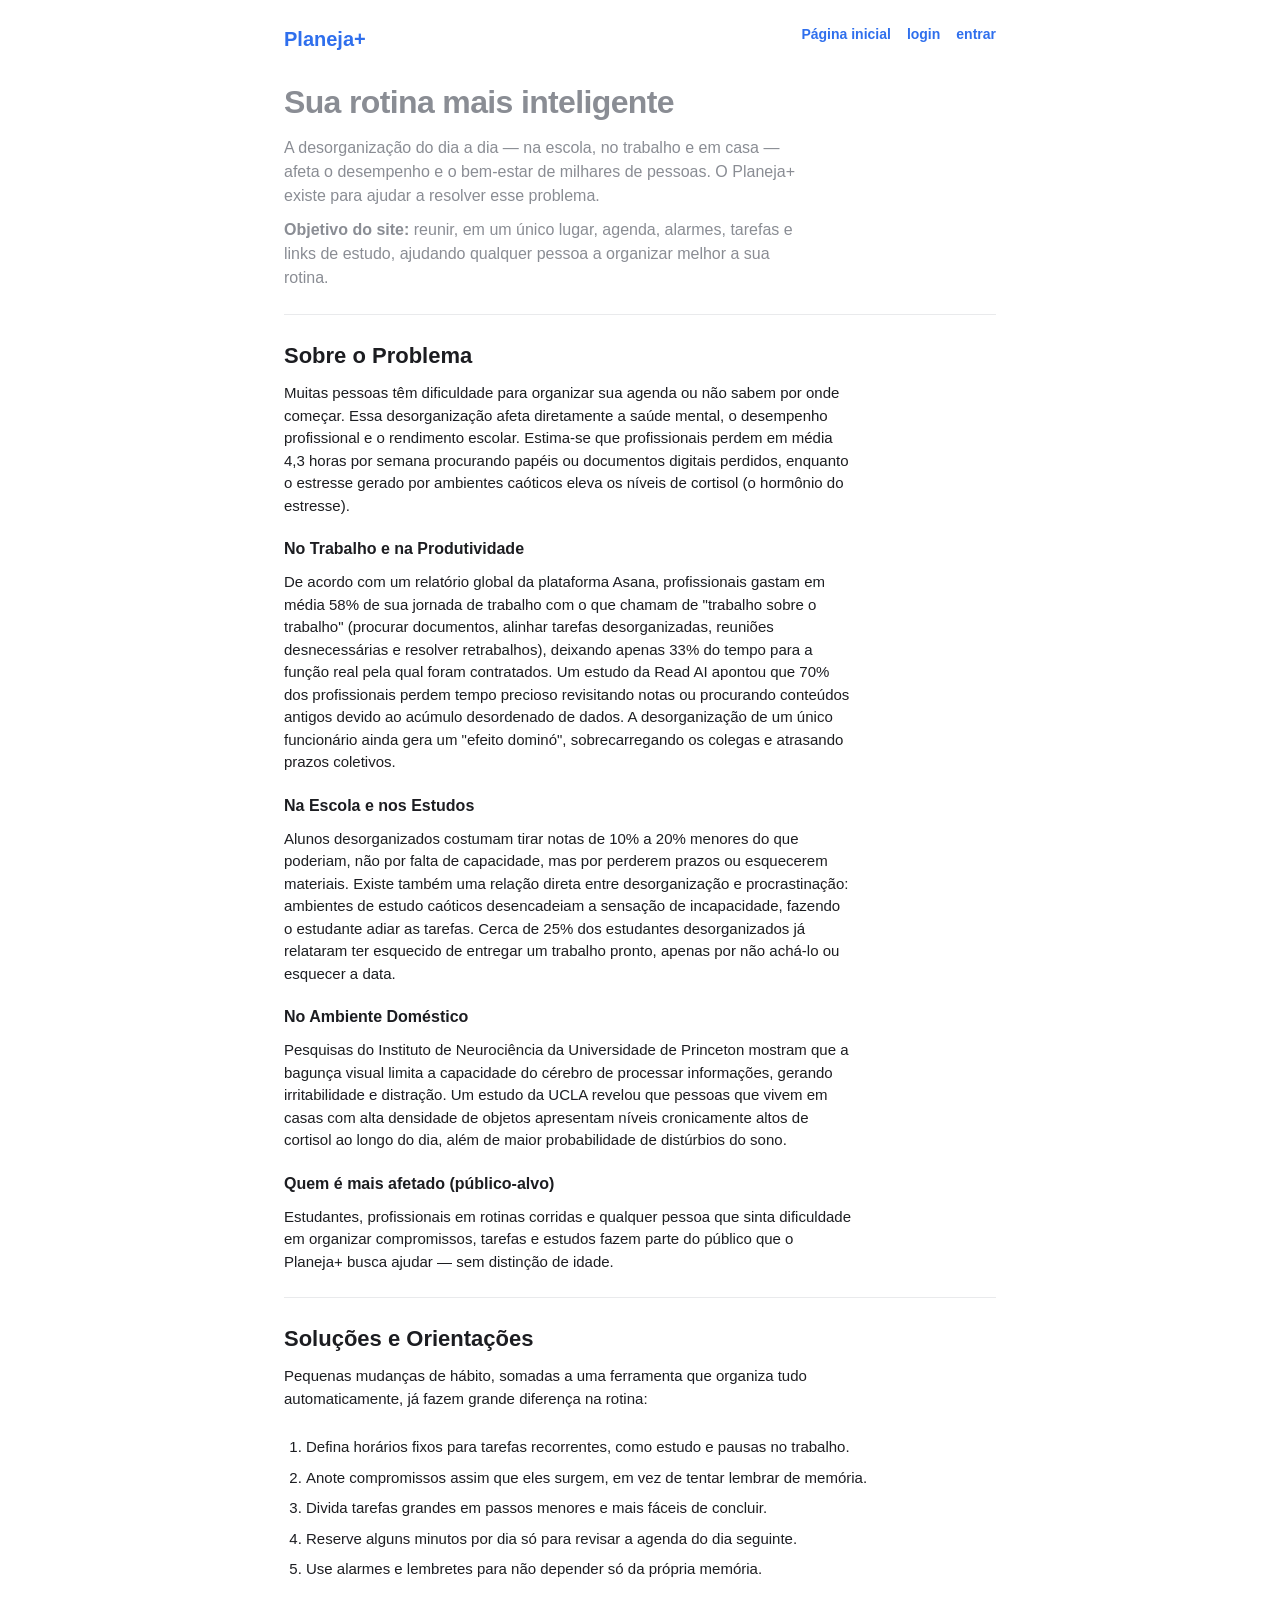
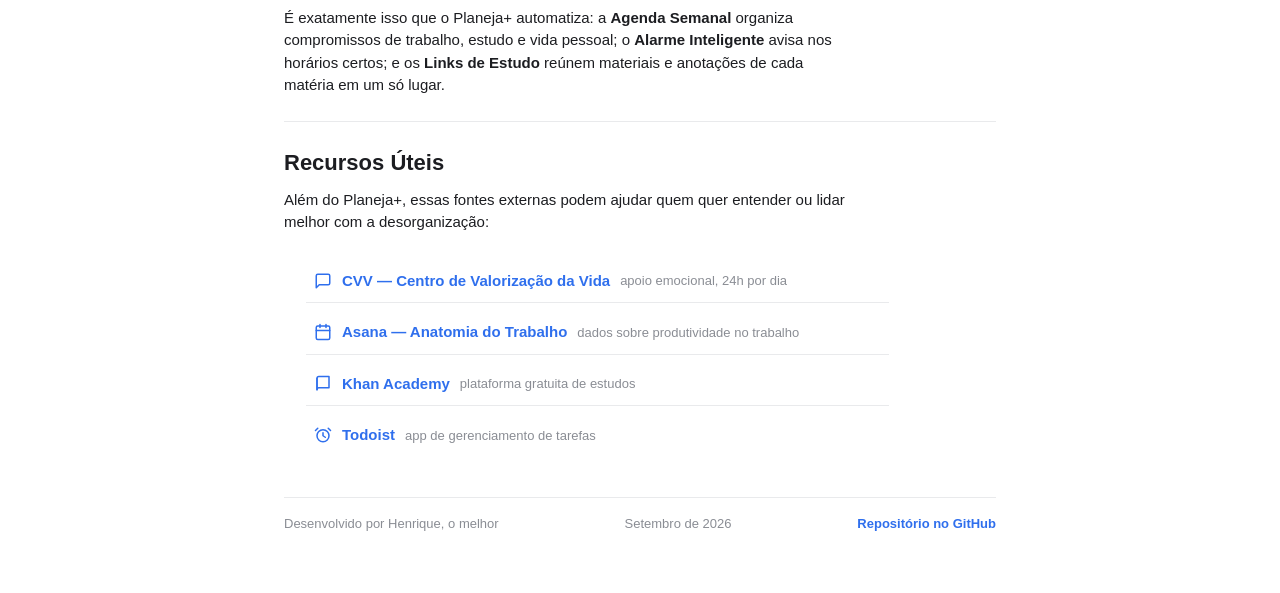
<file: index.html>
<!DOCTYPE html>
<html lang="pt-BR">
<head>
    <meta charset="UTF-8">
    <meta name="viewport" content="width=device-width, initial-scale=1.0">
    <title>Planeja+ — Página inicial</title>
    <link rel="stylesheet" href="style.css">
</head>
<body>
<div class="page">

    <header class="site-header">
        <div class="brand"><h1>Planeja+</h1></div>
        <nav class="top-nav">
            <a href="index.html">Página inicial</a>
            <a href="login.html">login</a>
            <a href="entrar.html">entrar</a>
        </nav>
    </header>

    <main>

        <section class="hero" aria-labelledby="inicio-heading">
            <p id="inicio-heading" class="tagline">Sua rotina mais inteligente</p>
            <p>A desorganização do dia a dia — na escola, no trabalho e em casa — afeta o desempenho e o bem-estar de milhares de pessoas. O Planeja+ existe para ajudar a resolver esse problema.</p>
            <p><strong>Objetivo do site:</strong> reunir, em um único lugar, agenda, alarmes, tarefas e links de estudo, ajudando qualquer pessoa a organizar melhor a sua rotina.</p>
        </section>

        <section class="section" id="problema" aria-labelledby="problema-heading">
            <h2 id="problema-heading">Sobre o Problema</h2>
            <p>Muitas pessoas têm dificuldade para organizar sua agenda ou não sabem por onde começar. Essa desorganização afeta diretamente a saúde mental, o desempenho profissional e o rendimento escolar. Estima-se que profissionais perdem em média 4,3 horas por semana procurando papéis ou documentos digitais perdidos, enquanto o estresse gerado por ambientes caóticos eleva os níveis de cortisol (o hormônio do estresse).</p>

            <h3>No Trabalho e na Produtividade</h3>
            <p>De acordo com um relatório global da plataforma Asana, profissionais gastam em média 58% de sua jornada de trabalho com o que chamam de "trabalho sobre o trabalho" (procurar documentos, alinhar tarefas desorganizadas, reuniões desnecessárias e resolver retrabalhos), deixando apenas 33% do tempo para a função real pela qual foram contratados. Um estudo da Read AI apontou que 70% dos profissionais perdem tempo precioso revisitando notas ou procurando conteúdos antigos devido ao acúmulo desordenado de dados. A desorganização de um único funcionário ainda gera um "efeito dominó", sobrecarregando os colegas e atrasando prazos coletivos.</p>

            <h3>Na Escola e nos Estudos</h3>
            <p>Alunos desorganizados costumam tirar notas de 10% a 20% menores do que poderiam, não por falta de capacidade, mas por perderem prazos ou esquecerem materiais. Existe também uma relação direta entre desorganização e procrastinação: ambientes de estudo caóticos desencadeiam a sensação de incapacidade, fazendo o estudante adiar as tarefas. Cerca de 25% dos estudantes desorganizados já relataram ter esquecido de entregar um trabalho pronto, apenas por não achá-lo ou esquecer a data.</p>

            <h3>No Ambiente Doméstico</h3>
            <p>Pesquisas do Instituto de Neurociência da Universidade de Princeton mostram que a bagunça visual limita a capacidade do cérebro de processar informações, gerando irritabilidade e distração. Um estudo da UCLA revelou que pessoas que vivem em casas com alta densidade de objetos apresentam níveis cronicamente altos de cortisol ao longo do dia, além de maior probabilidade de distúrbios do sono.</p>

            <h3>Quem é mais afetado (público-alvo)</h3>
            <p>Estudantes, profissionais em rotinas corridas e qualquer pessoa que sinta dificuldade em organizar compromissos, tarefas e estudos fazem parte do público que o Planeja+ busca ajudar — sem distinção de idade.</p>
        </section>

        <section class="section" id="solucoes" aria-labelledby="solucoes-heading">
            <h2 id="solucoes-heading">Soluções e Orientações</h2>
            <p>Pequenas mudanças de hábito, somadas a uma ferramenta que organiza tudo automaticamente, já fazem grande diferença na rotina:</p>
            <ol>
                <li>Defina horários fixos para tarefas recorrentes, como estudo e pausas no trabalho.</li>
                <li>Anote compromissos assim que eles surgem, em vez de tentar lembrar de memória.</li>
                <li>Divida tarefas grandes em passos menores e mais fáceis de concluir.</li>
                <li>Reserve alguns minutos por dia só para revisar a agenda do dia seguinte.</li>
                <li>Use alarmes e lembretes para não depender só da própria memória.</li>
            </ol>
            <p>É exatamente isso que o Planeja+ automatiza: a <strong>Agenda Semanal</strong> organiza compromissos de trabalho, estudo e vida pessoal; o <strong>Alarme Inteligente</strong> avisa nos horários certos; e os <strong>Links de Estudo</strong> reúnem materiais e anotações de cada matéria em um só lugar.</p>
        </section>

        <section class="section" id="recursos" aria-labelledby="recursos-heading">
            <h2 id="recursos-heading">Recursos Úteis</h2>
            <p>Além do Planeja+, essas fontes externas podem ajudar quem quer entender ou lidar melhor com a desorganização:</p>
            <ul class="resources-list">
                <li>
                    <svg class="icon" viewBox="0 0 24 24"><path d="M21 15a2 2 0 0 1-2 2H7l-4 4V5a2 2 0 0 1 2-2h14a2 2 0 0 1 2 2z"/></svg>
                    <a href="https://www.cvv.org.br/" target="_blank" rel="noopener">CVV — Centro de Valorização da Vida</a>
                    <span>apoio emocional, 24h por dia</span>
                </li>
                <li>
                    <svg class="icon" viewBox="0 0 24 24"><rect x="3" y="4" width="18" height="18" rx="2"/><path d="M3 10h18M8 2v4M16 2v4"/></svg>
                    <a href="https://asana.com/pt/resources/anatomy-of-work" target="_blank" rel="noopener">Asana — Anatomia do Trabalho</a>
                    <span>dados sobre produtividade no trabalho</span>
                </li>
                <li>
                    <svg class="icon" viewBox="0 0 24 24"><path d="M4 19.5A2.5 2.5 0 0 1 6.5 17H20V2H6.5A2.5 2.5 0 0 0 4 4.5z"/><path d="M4 19.5V4.5"/></svg>
                    <a href="https://www.khanacademy.org/" target="_blank" rel="noopener">Khan Academy</a>
                    <span>plataforma gratuita de estudos</span>
                </li>
                <li>
                    <svg class="icon" viewBox="0 0 24 24"><circle cx="12" cy="13" r="8"/><path d="M12 9v4l3 2M5 3 2 6M22 6l-3-3"/></svg>
                    <a href="https://todoist.com/pt" target="_blank" rel="noopener">Todoist</a>
                    <span>app de gerenciamento de tarefas</span>
                </li>
            </ul>
        </section>

    </main>

    <footer class="site-footer">
        <span>Desenvolvido por Henrique, o melhor</span>
        <span>Setembro de 2026</span>
        <a href="https://github.com/seu-usuario/planeja-mais" target="_blank" rel="noopener">Repositório no GitHub</a>
    </footer>

</div>
</body>
</html>
</file>
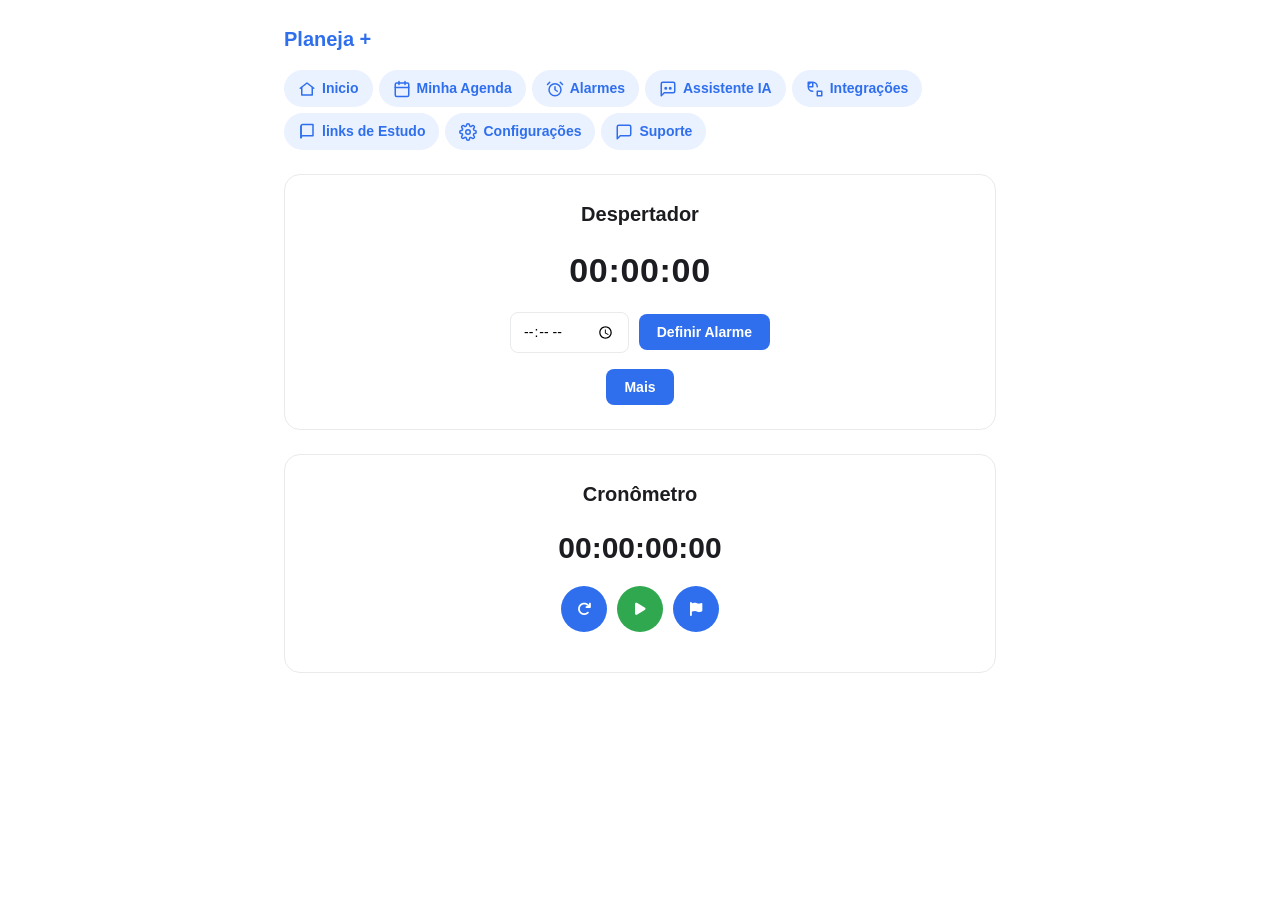
<file: Alarmes.html>
<!DOCTYPE html>
<html lang="pt-BR">
<head>
    <meta charset="UTF-8">
    <meta name="viewport" content="width=device-width, initial-scale=1.0">
    <title>Alarme Simples</title>
    <link rel="stylesheet" href="https://cdnjs.cloudflare.com/ajax/libs/font-awesome/6.3.0/css/all.min.css" integrity="sha512-SzlrxWUlpfuzQ+pcUCosxcglQRNAq/DZjVsC0lE40xsADsfeQoEypE+enwcOiGjk/bSuGGKHEyjSoQ1zVisanQ==" crossorigin="anonymous" referrerpolicy="no-referrer" />
    <link rel="stylesheet" href="style.css">
</head>
<body>
<div class="page">

    <header class="site-header">
        <div class="brand"><h1>Planeja +</h1></div>
        <nav class="main-nav">
            <a href="Inicio.html"><svg class="icon" viewBox="0 0 24 24"><path d="M3 11l9-7 9 7"/><path d="M5 10v10h14V10"/></svg>Inicio</a>
            <a href="minha-agenda.html"><svg class="icon" viewBox="0 0 24 24"><rect x="3" y="4" width="18" height="18" rx="2"/><path d="M3 10h18M8 2v4M16 2v4"/></svg>Minha Agenda</a>
            <a href="Alarmes.html"><svg class="icon" viewBox="0 0 24 24"><circle cx="12" cy="13" r="8"/><path d="M12 9v4l3 2M5 3 2 6M22 6l-3-3"/></svg>Alarmes</a>
            <a href="conversa-ia.html"><svg class="icon" viewBox="0 0 24 24"><path d="M21 15a2 2 0 0 1-2 2H7l-4 4V5a2 2 0 0 1 2-2h14a2 2 0 0 1 2 2z"/><circle cx="9" cy="11" r="1"/><circle cx="15" cy="11" r="1"/></svg>Assistente IA</a>
            <a href="Integrações.html"><svg class="icon" viewBox="0 0 24 24"><path d="M9 3v6H3V3zM21 15v6h-6v-6zM9 15a6 6 0 1 1 6-6"/></svg>Integrações</a>
            <a href="Links-do-Estudo.html"><svg class="icon" viewBox="0 0 24 24"><path d="M4 19.5A2.5 2.5 0 0 1 6.5 17H20V2H6.5A2.5 2.5 0 0 0 4 4.5z"/><path d="M4 19.5V4.5"/></svg>links de Estudo</a>
            <a href="confugurações.html"><svg class="icon" viewBox="0 0 24 24"><circle cx="12" cy="12" r="3"/><path d="M19.4 15a1.7 1.7 0 0 0 .3 1.9l.1.1a2 2 0 1 1-2.8 2.8l-.1-.1a1.7 1.7 0 0 0-1.9-.3 1.7 1.7 0 0 0-1 1.5V21a2 2 0 1 1-4 0v-.1a1.7 1.7 0 0 0-1-1.6 1.7 1.7 0 0 0-1.9.3l-.1.1a2 2 0 1 1-2.8-2.8l.1-.1a1.7 1.7 0 0 0 .3-1.9 1.7 1.7 0 0 0-1.5-1H3a2 2 0 1 1 0-4h.1a1.7 1.7 0 0 0 1.6-1 1.7 1.7 0 0 0-.3-1.9l-.1-.1a2 2 0 1 1 2.8-2.8l.1.1a1.7 1.7 0 0 0 1.9.3H9a1.7 1.7 0 0 0 1-1.5V3a2 2 0 1 1 4 0v.1a1.7 1.7 0 0 0 1 1.5 1.7 1.7 0 0 0 1.9-.3l.1-.1a2 2 0 1 1 2.8 2.8l-.1.1a1.7 1.7 0 0 0-.3 1.9V9a1.7 1.7 0 0 0 1.5 1H21a2 2 0 1 1 0 4h-.1a1.7 1.7 0 0 0-1.5 1z"/></svg>Configurações</a>
            <a href="suporte.html"><svg class="icon" viewBox="0 0 24 24"><path d="M21 15a2 2 0 0 1-2 2H7l-4 4V5a2 2 0 0 1 2-2h14a2 2 0 0 1 2 2z"/></svg>Suporte</a>
        </nav>
    </header>

    <div class="alarm-container">
        <h1>Despertador</h1>
        <div id="clock">00:00:00</div>
        <div class="controls">
            <input type="time" id="alarmTime">
            <button id="setAlarm">Definir Alarme</button>
        </div>
        <button>Mais</button>
    </div>

    <div id="stopwatch">
        <h1>Cronômetro</h1>
        <h2 id="timer">00:00:00:00</h2>
        <div id="actions">
            <button id="reset">
                <i class="fa-solid fa-redo"></i>
            </button>
            <button id="power" action="start">
                <i class="fa-solid fa-play"></i>
            </button>
            <button id="mark">
                <i class="fa-solid fa-flag"></i>
            </button>
        </div>
        <div id="marks-list"></div>
    </div>

</div>
</body>
</html>
</file>
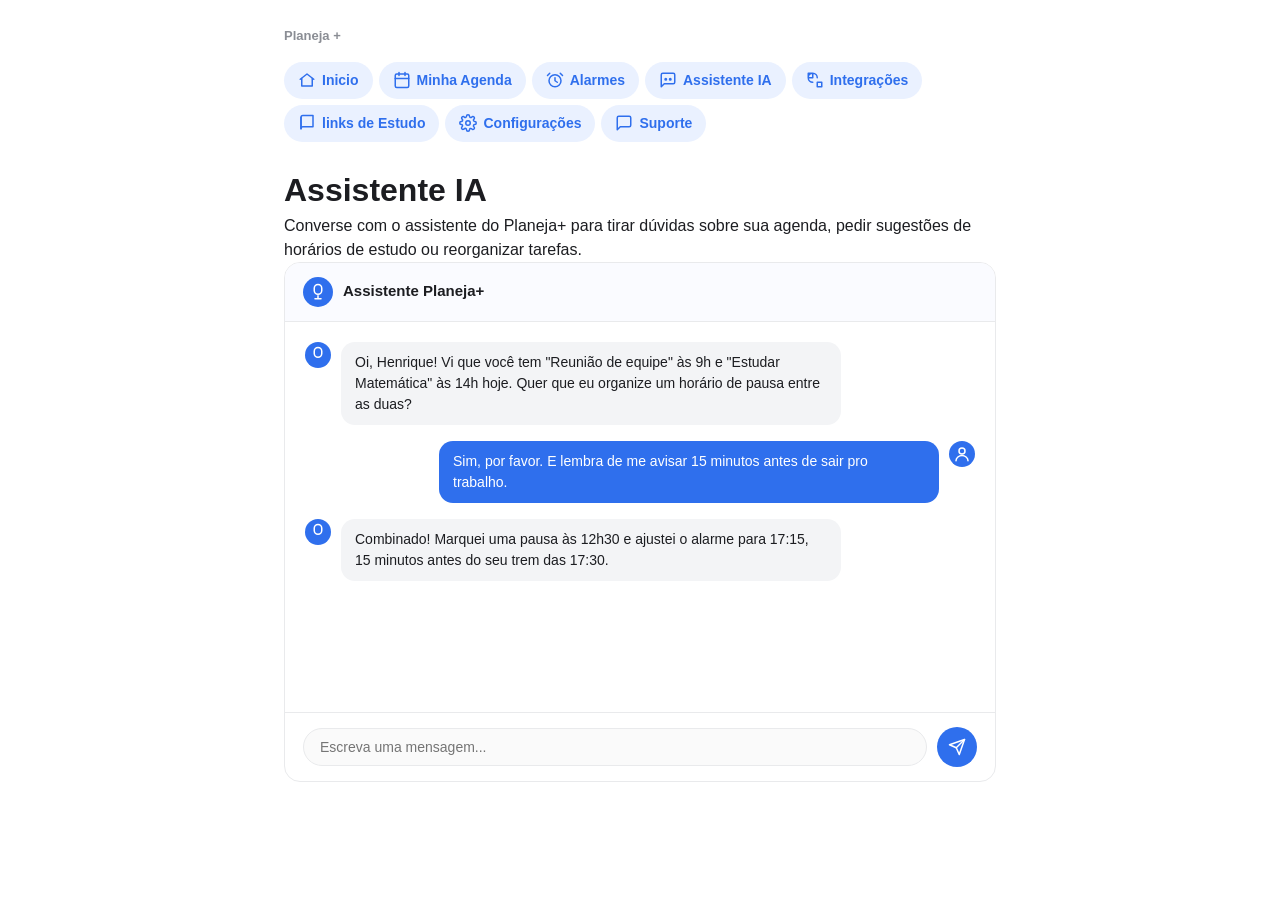
<file: conversa-ia.html>
<!DOCTYPE html>
<html lang="pt-BR">
<head>
    <meta charset="UTF-8">
    <meta name="viewport" content="width=device-width, initial-scale=1.0">
    <title>Assistente IA</title>
    <link rel="stylesheet" href="style.css">
</head>
<body>
<div class="page">

    <header class="site-header">
        <div class="brand"><p class="brand-mark">Planeja +</p></div>
        <nav class="main-nav">
            <a href="Inicio.html"><svg class="icon" viewBox="0 0 24 24"><path d="M3 11l9-7 9 7"/><path d="M5 10v10h14V10"/></svg>Inicio</a>
            <a href="minha-agenda.html"><svg class="icon" viewBox="0 0 24 24"><rect x="3" y="4" width="18" height="18" rx="2"/><path d="M3 10h18M8 2v4M16 2v4"/></svg>Minha Agenda</a>
            <a href="Alarmes.html"><svg class="icon" viewBox="0 0 24 24"><circle cx="12" cy="13" r="8"/><path d="M12 9v4l3 2M5 3 2 6M22 6l-3-3"/></svg>Alarmes</a>
            <a href="conversa-ia.html"><svg class="icon" viewBox="0 0 24 24"><path d="M21 15a2 2 0 0 1-2 2H7l-4 4V5a2 2 0 0 1 2-2h14a2 2 0 0 1 2 2z"/><circle cx="9" cy="11" r="1"/><circle cx="15" cy="11" r="1"/></svg>Assistente IA</a>
            <a href="Integrações.html"><svg class="icon" viewBox="0 0 24 24"><path d="M9 3v6H3V3zM21 15v6h-6v-6zM9 15a6 6 0 1 1 6-6"/></svg>Integrações</a>
            <a href="Links-do-Estudo.html"><svg class="icon" viewBox="0 0 24 24"><path d="M4 19.5A2.5 2.5 0 0 1 6.5 17H20V2H6.5A2.5 2.5 0 0 0 4 4.5z"/><path d="M4 19.5V4.5"/></svg>links de Estudo</a>
            <a href="confugurações.html"><svg class="icon" viewBox="0 0 24 24"><circle cx="12" cy="12" r="3"/><path d="M19.4 15a1.7 1.7 0 0 0 .3 1.9l.1.1a2 2 0 1 1-2.8 2.8l-.1-.1a1.7 1.7 0 0 0-1.9-.3 1.7 1.7 0 0 0-1 1.5V21a2 2 0 1 1-4 0v-.1a1.7 1.7 0 0 0-1-1.6 1.7 1.7 0 0 0-1.9.3l-.1.1a2 2 0 1 1-2.8-2.8l.1-.1a1.7 1.7 0 0 0 .3-1.9 1.7 1.7 0 0 0-1.5-1H3a2 2 0 1 1 0-4h.1a1.7 1.7 0 0 0 1.6-1 1.7 1.7 0 0 0-.3-1.9l-.1-.1a2 2 0 1 1 2.8-2.8l.1.1a1.7 1.7 0 0 0 1.9.3H9a1.7 1.7 0 0 0 1-1.5V3a2 2 0 1 1 4 0v.1a1.7 1.7 0 0 0 1 1.5 1.7 1.7 0 0 0 1.9-.3l.1-.1a2 2 0 1 1 2.8 2.8l-.1.1a1.7 1.7 0 0 0-.3 1.9V9a1.7 1.7 0 0 0 1.5 1H21a2 2 0 1 1 0 4h-.1a1.7 1.7 0 0 0-1.5 1z"/></svg>Configurações</a>
            <a href="suporte.html"><svg class="icon" viewBox="0 0 24 24"><path d="M21 15a2 2 0 0 1-2 2H7l-4 4V5a2 2 0 0 1 2-2h14a2 2 0 0 1 2 2z"/></svg>Suporte</a>
        </nav>
    </header>

    <main>
        <h1>Assistente IA</h1>
        <p>Converse com o assistente do Planeja+ para tirar dúvidas sobre sua agenda, pedir sugestões de horários de estudo ou reorganizar tarefas.</p>

        <section class="chat-app" aria-label="Conversa com o assistente">

            <div class="chat-topbar">
                <span class="chat-avatar">
                    <svg class="icon" viewBox="0 0 24 24" stroke="#fff" width="16" height="16"><path d="M12 2a5 5 0 0 1 5 5v3a5 5 0 0 1-10 0V7a5 5 0 0 1 5-5z"/><path d="M8 21h8M12 17v4"/></svg>
                </span>
                <h2>Assistente Planeja+</h2>
            </div>

            <div class="chat-messages">

                <div class="chat-msg assistant">
                    <span class="chat-avatar">
                        <svg class="icon" viewBox="0 0 24 24" stroke="#fff" width="14" height="14"><path d="M12 2a5 5 0 0 1 5 5v3a5 5 0 0 1-10 0V7a5 5 0 0 1 5-5z"/></svg>
                    </span>
                    <p class="bubble">Oi, Henrique! Vi que você tem "Reunião de equipe" às 9h e "Estudar Matemática" às 14h hoje. Quer que eu organize um horário de pausa entre as duas?</p>
                </div>

                <div class="chat-msg user">
                    <span class="chat-avatar">
                        <svg class="icon" viewBox="0 0 24 24" stroke="#fff" width="14" height="14"><circle cx="12" cy="8" r="4"/><path d="M4 21c0-4 4-7 8-7s8 3 8 7"/></svg>
                    </span>
                    <p class="bubble">Sim, por favor. E lembra de me avisar 15 minutos antes de sair pro trabalho.</p>
                </div>

                <div class="chat-msg assistant">
                    <span class="chat-avatar">
                        <svg class="icon" viewBox="0 0 24 24" stroke="#fff" width="14" height="14"><path d="M12 2a5 5 0 0 1 5 5v3a5 5 0 0 1-10 0V7a5 5 0 0 1 5-5z"/></svg>
                    </span>
                    <p class="bubble">Combinado! Marquei uma pausa às 12h30 e ajustei o alarme para 17:15, 15 minutos antes do seu trem das 17:30.</p>
                </div>

            </div>

            <div class="chat-inputbar">
                <input type="text" placeholder="Escreva uma mensagem..." disabled>
                <button type="button" disabled>
                    <svg class="icon" viewBox="0 0 24 24" stroke="#fff"><path d="M22 2 11 13"/><path d="M22 2 15 22l-4-9-9-4z"/></svg>
                </button>
            </div>

        </section>
    </main>

</div>
</body>
</html>
</file>
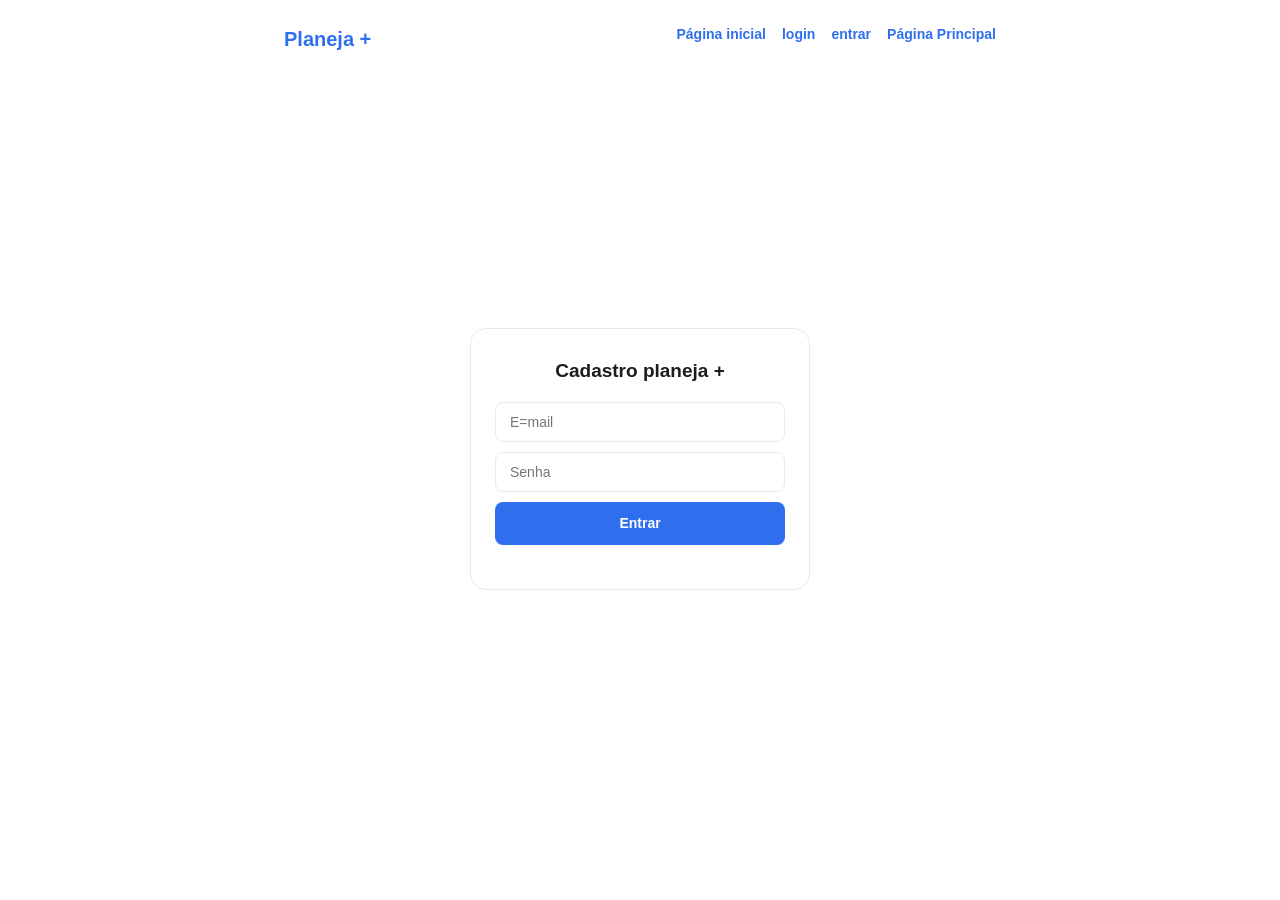
<file: entrar.html>
<!DOCTYPE html>
<html lang="pt-BR">
<head>
    <meta charset="UTF-8">
    <meta name="viewport" content="width=device-width, initial-scale=1.0">
    <title>Entrar</title>
    <link rel="stylesheet" href="style.css">
</head>
<body>
<div class="page">

    <header class="site-header">
        <div class="brand"><h1>Planeja +</h1></div>
        <nav class="top-nav">
            <a href="index.html">Página inicial</a>
            <a href="login.html">login</a>
            <a href="entrar.html">entrar</a>
            <a href="Inicio.html">Página Principal</a>
        </nav>
    </header>

    <div class="auth-wrap">
        <div class="login-box">
            <h2>Cadastro planeja +</h2>
            <form>
                <input type="email" placeholder="E=mail" required>
                <input type="password" placeholder="Senha" required>
                <a href="Inicio.html" class="botao-entrar">Entrar</a>
            </form>
            <a href="entrar.html" class="aux-link"></a>
        </div>
    </div>

</div>
</body>
</html>
</file>
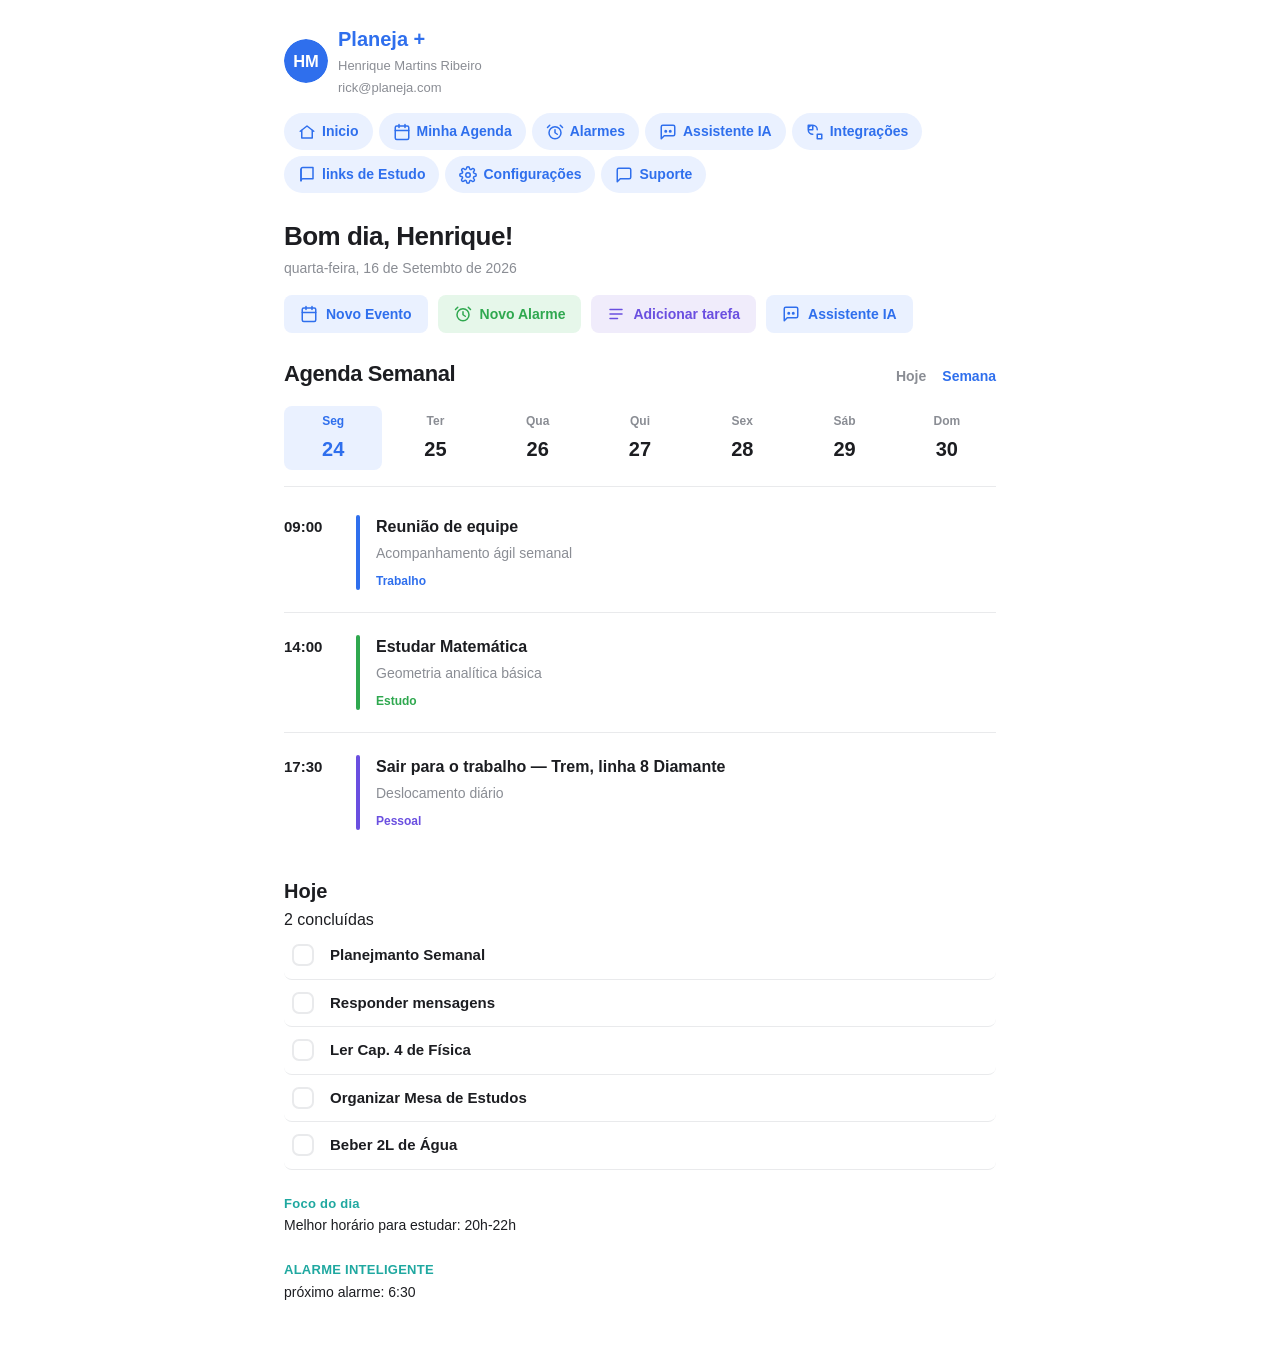
<file: Inicio.html>
<!DOCTYPE html>
<html lang="pt-BR">
<head>
    <meta charset="UTF-8">
    <meta name="viewport" content="width=device-width, initial-scale=1.0">
    <title>Inicio</title>
    <link rel="stylesheet" href="style.css">
</head>
<body>
<div class="page">

    <header class="site-header">
        <div class="brand-row">
            <img class="avatar" src="avatar.svg" alt="Avatar de Henrique Martins Ribeiro">
            <div class="brand">
                <h1>Planeja +</h1>
                <p>Henrique Martins Ribeiro</p>
                <p>rick@planeja.com</p>
            </div>
        </div>
        <nav class="main-nav">
            <a href="Inicio.html"><svg class="icon" viewBox="0 0 24 24"><path d="M3 11l9-7 9 7"/><path d="M5 10v10h14V10"/></svg>Inicio</a>
            <a href="minha-agenda.html"><svg class="icon" viewBox="0 0 24 24"><rect x="3" y="4" width="18" height="18" rx="2"/><path d="M3 10h18M8 2v4M16 2v4"/></svg>Minha Agenda</a>
            <a href="Alarmes.html"><svg class="icon" viewBox="0 0 24 24"><circle cx="12" cy="13" r="8"/><path d="M12 9v4l3 2M5 3 2 6M22 6l-3-3"/></svg>Alarmes</a>
            <a href="assistente.html"><svg class="icon" viewBox="0 0 24 24"><path d="M21 15a2 2 0 0 1-2 2H7l-4 4V5a2 2 0 0 1 2-2h14a2 2 0 0 1 2 2z"/><circle cx="9" cy="11" r="1"/><circle cx="15" cy="11" r="1"/></svg>Assistente IA</a>
            <a href="Integrações.html"><svg class="icon" viewBox="0 0 24 24"><path d="M9 3v6H3V3zM21 15v6h-6v-6zM9 15a6 6 0 1 1 6-6"/></svg>Integrações</a>
            <a href="Links-do-Estudo.html"><svg class="icon" viewBox="0 0 24 24"><path d="M4 19.5A2.5 2.5 0 0 1 6.5 17H20V2H6.5A2.5 2.5 0 0 0 4 4.5z"/><path d="M4 19.5V4.5"/></svg>links de Estudo</a>
            <a href="confugurações.html"><svg class="icon" viewBox="0 0 24 24"><circle cx="12" cy="12" r="3"/><path d="M19.4 15a1.7 1.7 0 0 0 .3 1.9l.1.1a2 2 0 1 1-2.8 2.8l-.1-.1a1.7 1.7 0 0 0-1.9-.3 1.7 1.7 0 0 0-1 1.5V21a2 2 0 1 1-4 0v-.1a1.7 1.7 0 0 0-1-1.6 1.7 1.7 0 0 0-1.9.3l-.1.1a2 2 0 1 1-2.8-2.8l.1-.1a1.7 1.7 0 0 0 .3-1.9 1.7 1.7 0 0 0-1.5-1H3a2 2 0 1 1 0-4h.1a1.7 1.7 0 0 0 1.6-1 1.7 1.7 0 0 0-.3-1.9l-.1-.1a2 2 0 1 1 2.8-2.8l.1.1a1.7 1.7 0 0 0 1.9.3H9a1.7 1.7 0 0 0 1-1.5V3a2 2 0 1 1 4 0v.1a1.7 1.7 0 0 0 1 1.5 1.7 1.7 0 0 0 1.9-.3l.1-.1a2 2 0 1 1 2.8 2.8l-.1.1a1.7 1.7 0 0 0-.3 1.9V9a1.7 1.7 0 0 0 1.5 1H21a2 2 0 1 1 0 4h-.1a1.7 1.7 0 0 0-1.5 1z"/></svg>Configurações</a>
            <a href="suporte.html"><svg class="icon" viewBox="0 0 24 24"><path d="M21 15a2 2 0 0 1-2 2H7l-4 4V5a2 2 0 0 1 2-2h14a2 2 0 0 1 2 2z"/></svg>Suporte</a>
        </nav>
    </header>

    <div class="greeting">
        <h1>Bom dia, Henrique!</h1>
        <p>quarta-feira, 16 de Setembto de 2026</p>
    </div>

    <div class="quick-actions">
        <button class="fechar-btn" onclick="toggleSuporte">
            <svg class="icon" viewBox="0 0 24 24"><rect x="3" y="4" width="18" height="18" rx="2"/><path d="M3 10h18M8 2v4M16 2v4"/></svg>
            <a href="minha-agenda.html">Novo Evento</a>
        </button>
        <button class="fechar-btn" onclick="toggleSuporte">
            <svg class="icon" viewBox="0 0 24 24"><circle cx="12" cy="13" r="8"/><path d="M12 9v4l3 2M5 3 2 6M22 6l-3-3"/></svg>
            <a href="Alarmes.html">Novo Alarme</a>
        </button>
        <button class="fechar-btn" onclick="toggleSuporte">
            <svg class="icon" viewBox="0 0 24 24"><path d="M4 6h16M4 12h16M4 18h10"/></svg>
            <a href="Links-do-Estudo.html">Adicionar tarefa</a>
        </button>
        <button class="fechar-btn" onclick="toggleSuporte">
            <svg class="icon" viewBox="0 0 24 24"><path d="M21 15a2 2 0 0 1-2 2H7l-4 4V5a2 2 0 0 1 2-2h14a2 2 0 0 1 2 2z"/><circle cx="9" cy="11" r="1"/><circle cx="15" cy="11" r="1"/></svg>
            <a href="conversa-ia.html">Assistente IA</a>
        </button>
    </div>

    <div class="app">

        <div class="header">
            <h1>Agenda Semanal</h1>
            <div class="view-toggle">
                <span class="hoje">Hoje</span>
                <span class="semana">Semana</span>
            </div>
        </div>

        <div class="week-strip">
            <div class="day today"><span class="dow">Seg</span><span class="num">24</span></div>
            <div class="day"><span class="dow">Ter</span><span class="num">25</span></div>
            <div class="day"><span class="dow">Qua</span><span class="num">26</span></div>
            <div class="day"><span class="dow">Qui</span><span class="num">27</span></div>
            <div class="day"><span class="dow">Sex</span><span class="num">28</span></div>
            <div class="day"><span class="dow">Sáb</span><span class="num">29</span></div>
            <div class="day"><span class="dow">Dom</span><span class="num">30</span></div>
        </div>

        <div class="agenda">

            <div class="event trabalho">
                <div class="time">09:00</div>
                <div class="bar"></div>
                <div class="content">
                    <p class="title">Reunião de equipe</p>
                    <p class="desc">Acompanhamento ágil semanal</p>
                    <span class="tag">Trabalho</span>
                </div>
            </div>

            <div class="event estudo">
                <div class="time">14:00</div>
                <div class="bar"></div>
                <div class="content">
                    <p class="title">Estudar Matemática</p>
                    <p class="desc">Geometria analítica básica</p>
                    <span class="tag">Estudo</span>
                </div>
            </div>

            <div class="event pessoal">
                <div class="time">17:30</div>
                <div class="bar"></div>
                <div class="content">
                    <p class="title">Sair para o trabalho — Trem, linha 8 Diamante</p>
                    <p class="desc">Deslocamento diário</p>
                    <span class="tag">Pessoal</span>
                </div>
            </div>

        </div>

    </div>

    <div class="today-section">
        <h3>Hoje</h3>
        <p>2 concluídas</p>

        <div class="task-list">
            <div class="task">
                <div class="checkbox-unchecked"></div>
                <span class="title">Planejmanto Semanal</span>
            </div>

            <div class="task">
                <div class="checkbox-unchecked"></div>
                <span class="title">Responder mensagens</span>
            </div>

            <div class="task">
                <div class="checkbox-unchecked"></div>
                <span class="title">Ler Cap. 4 de Física</span>
            </div>

            <div class="task">
                <div class="checkbox-unchecked"></div>
                <span class="title">Organizar Mesa de Estudos</span>
            </div>

            <div class="task">
                <div class="checkbox-unchecked"></div>
                <span class="title">Beber 2L de Água</span>
            </div>
        </div>
    </div>

    <div class="highlight-box">
        <h4>Foco do dia</h4>
        <p>Melhor horário para estudar: 20h-22h</p>
    </div>

    <div class="highlight-box">
        <h4>ALARME INTELIGENTE</h4>
        <p>próximo alarme: 6:30</p>
    </div>

</div>
</body>
</html>
</file>
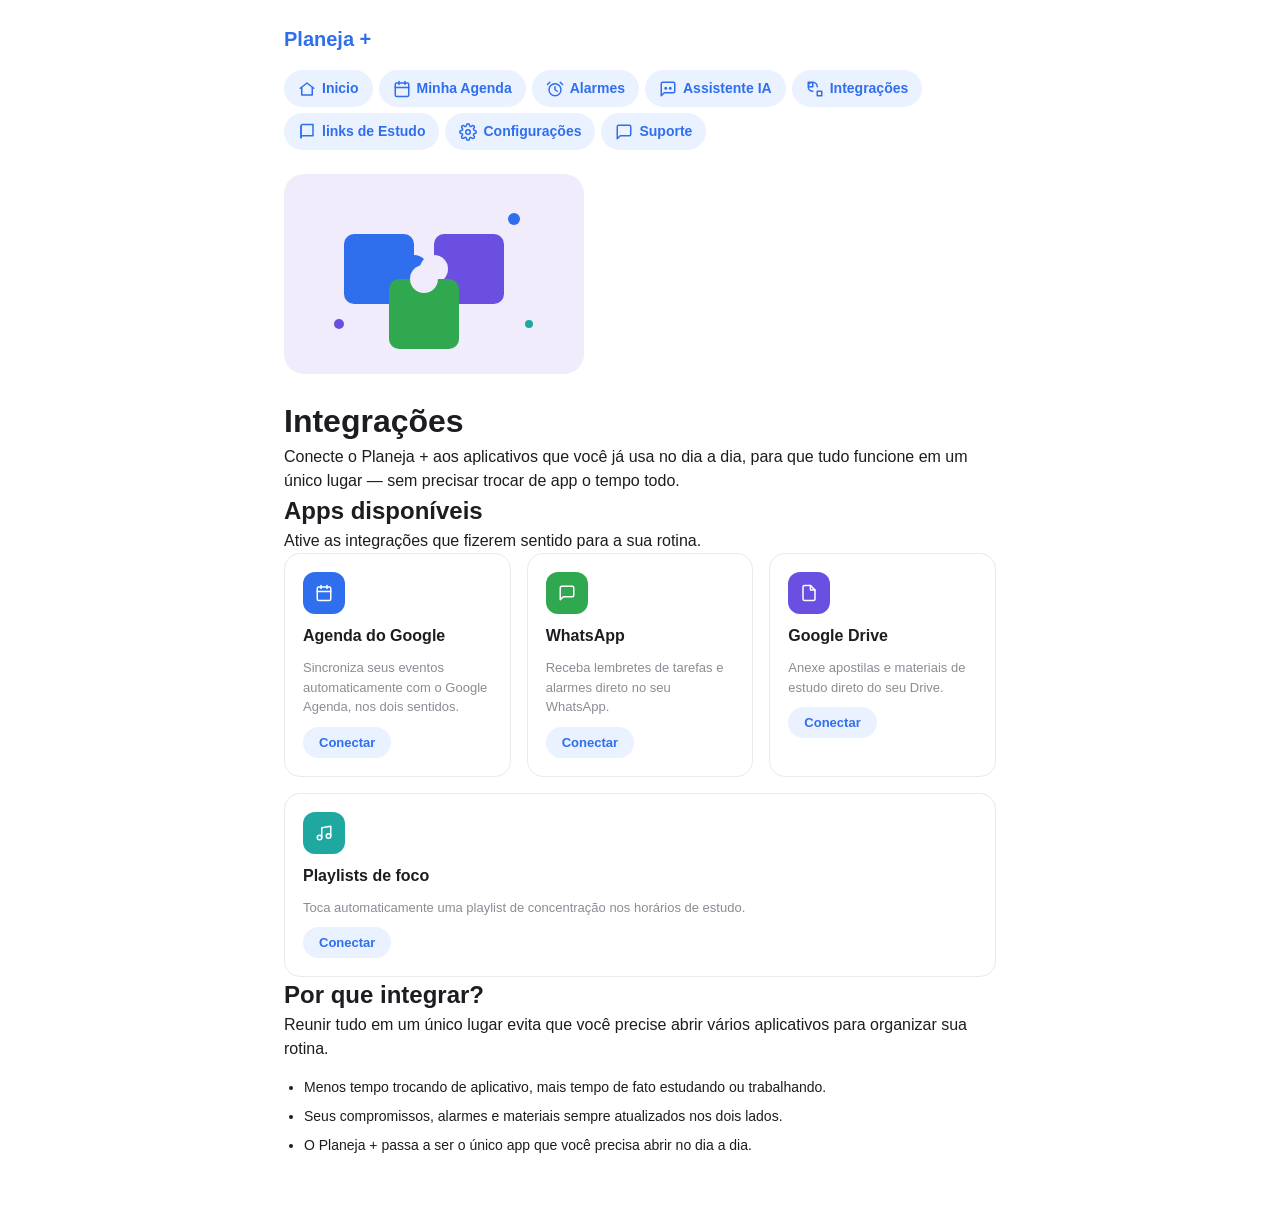
<file: Integrações.html>
<!DOCTYPE html>
<html lang="pt-BR">
<head>
    <meta charset="UTF-8">
    <meta name="viewport" content="width=device-width, initial-scale=1.0">
    <title>Integrações</title>
    <link rel="stylesheet" href="style.css">
</head>
<body>
<div class="page">

    <header class="site-header">
        <div class="brand"><h1>Planeja +</h1></div>
        <nav class="main-nav">
            <a href="Inicio.html"><svg class="icon" viewBox="0 0 24 24"><path d="M3 11l9-7 9 7"/><path d="M5 10v10h14V10"/></svg>Inicio</a>
            <a href="minha-agenda.html"><svg class="icon" viewBox="0 0 24 24"><rect x="3" y="4" width="18" height="18" rx="2"/><path d="M3 10h18M8 2v4M16 2v4"/></svg>Minha Agenda</a>
            <a href="Alarmes.html"><svg class="icon" viewBox="0 0 24 24"><circle cx="12" cy="13" r="8"/><path d="M12 9v4l3 2M5 3 2 6M22 6l-3-3"/></svg>Alarmes</a>
            <a href="conversa-ia.html"><svg class="icon" viewBox="0 0 24 24"><path d="M21 15a2 2 0 0 1-2 2H7l-4 4V5a2 2 0 0 1 2-2h14a2 2 0 0 1 2 2z"/><circle cx="9" cy="11" r="1"/><circle cx="15" cy="11" r="1"/></svg>Assistente IA</a>
            <a href="Integrações.html"><svg class="icon" viewBox="0 0 24 24"><path d="M9 3v6H3V3zM21 15v6h-6v-6zM9 15a6 6 0 1 1 6-6"/></svg>Integrações</a>
            <a href="Links-do-Estudo.html"><svg class="icon" viewBox="0 0 24 24"><path d="M4 19.5A2.5 2.5 0 0 1 6.5 17H20V2H6.5A2.5 2.5 0 0 0 4 4.5z"/><path d="M4 19.5V4.5"/></svg>links de Estudo</a>
            <a href="confugurações.html"><svg class="icon" viewBox="0 0 24 24"><circle cx="12" cy="12" r="3"/><path d="M19.4 15a1.7 1.7 0 0 0 .3 1.9l.1.1a2 2 0 1 1-2.8 2.8l-.1-.1a1.7 1.7 0 0 0-1.9-.3 1.7 1.7 0 0 0-1 1.5V21a2 2 0 1 1-4 0v-.1a1.7 1.7 0 0 0-1-1.6 1.7 1.7 0 0 0-1.9.3l-.1.1a2 2 0 1 1-2.8-2.8l.1-.1a1.7 1.7 0 0 0 .3-1.9 1.7 1.7 0 0 0-1.5-1H3a2 2 0 1 1 0-4h.1a1.7 1.7 0 0 0 1.6-1 1.7 1.7 0 0 0-.3-1.9l-.1-.1a2 2 0 1 1 2.8-2.8l.1.1a1.7 1.7 0 0 0 1.9.3H9a1.7 1.7 0 0 0 1-1.5V3a2 2 0 1 1 4 0v.1a1.7 1.7 0 0 0 1 1.5 1.7 1.7 0 0 0 1.9-.3l.1-.1a2 2 0 1 1 2.8 2.8l-.1.1a1.7 1.7 0 0 0-.3 1.9V9a1.7 1.7 0 0 0 1.5 1H21a2 2 0 1 1 0 4h-.1a1.7 1.7 0 0 0-1.5 1z"/></svg>Configurações</a>
            <a href="suporte.html"><svg class="icon" viewBox="0 0 24 24"><path d="M21 15a2 2 0 0 1-2 2H7l-4 4V5a2 2 0 0 1 2-2h14a2 2 0 0 1 2 2z"/></svg>Suporte</a>
        </nav>
    </header>

    <main>
        <img class="hero-image" src="hero-integracoes.svg" alt="Ilustração de peças de quebra-cabeça se conectando">

        <h1>Integrações</h1>
        <p>Conecte o Planeja + aos aplicativos que você já usa no dia a dia, para que tudo funcione em um único lugar — sem precisar trocar de app o tempo todo.</p>

        <section aria-labelledby="apps-heading">
            <h2 id="apps-heading">Apps disponíveis</h2>
            <p>Ative as integrações que fizerem sentido para a sua rotina.</p>

            <div class="integrations-grid">

                <article class="integration-card">
                    <span class="integration-icon agenda">
                        <svg class="icon" viewBox="0 0 24 24" stroke="#fff"><rect x="3" y="4" width="18" height="18" rx="2"/><path d="M3 10h18M8 2v4M16 2v4"/></svg>
                    </span>
                    <h3>Agenda do Google</h3>
                    <p>Sincroniza seus eventos automaticamente com o Google Agenda, nos dois sentidos.</p>
                    <button type="button" class="conectar-btn">Conectar</button>
                </article>

                <article class="integration-card">
                    <span class="integration-icon mensagens">
                        <svg class="icon" viewBox="0 0 24 24" stroke="#fff"><path d="M21 15a2 2 0 0 1-2 2H7l-4 4V5a2 2 0 0 1 2-2h14a2 2 0 0 1 2 2z"/></svg>
                    </span>
                    <h3>WhatsApp</h3>
                    <p>Receba lembretes de tarefas e alarmes direto no seu WhatsApp.</p>
                    <button type="button" class="conectar-btn">Conectar</button>
                </article>

                <article class="integration-card">
                    <span class="integration-icon arquivos">
                        <svg class="icon" viewBox="0 0 24 24" stroke="#fff"><path d="M14 2H6a2 2 0 0 0-2 2v16a2 2 0 0 0 2 2h12a2 2 0 0 0 2-2V8z"/><path d="M14 2v6h6"/></svg>
                    </span>
                    <h3>Google Drive</h3>
                    <p>Anexe apostilas e materiais de estudo direto do seu Drive.</p>
                    <button type="button" class="conectar-btn">Conectar</button>
                </article>

                <article class="integration-card">
                    <span class="integration-icon musica">
                        <svg class="icon" viewBox="0 0 24 24" stroke="#fff"><path d="M9 18V5l12-2v13"/><circle cx="6" cy="18" r="3"/><circle cx="18" cy="16" r="3"/></svg>
                    </span>
                    <h3>Playlists de foco</h3>
                    <p>Toca automaticamente uma playlist de concentração nos horários de estudo.</p>
                    <button type="button" class="conectar-btn">Conectar</button>
                </article>

            </div>
        </section>

        <section aria-labelledby="beneficios-heading">
            <h2 id="beneficios-heading">Por que integrar?</h2>
            <p>Reunir tudo em um único lugar evita que você precise abrir vários aplicativos para organizar sua rotina.</p>
            <ul class="benefits-list">
                <li>Menos tempo trocando de aplicativo, mais tempo de fato estudando ou trabalhando.</li>
                <li>Seus compromissos, alarmes e materiais sempre atualizados nos dois lados.</li>
                <li>O Planeja + passa a ser o único app que você precisa abrir no dia a dia.</li>
            </ul>
        </section>
    </main>

</div>
</body>
</html>
</file>
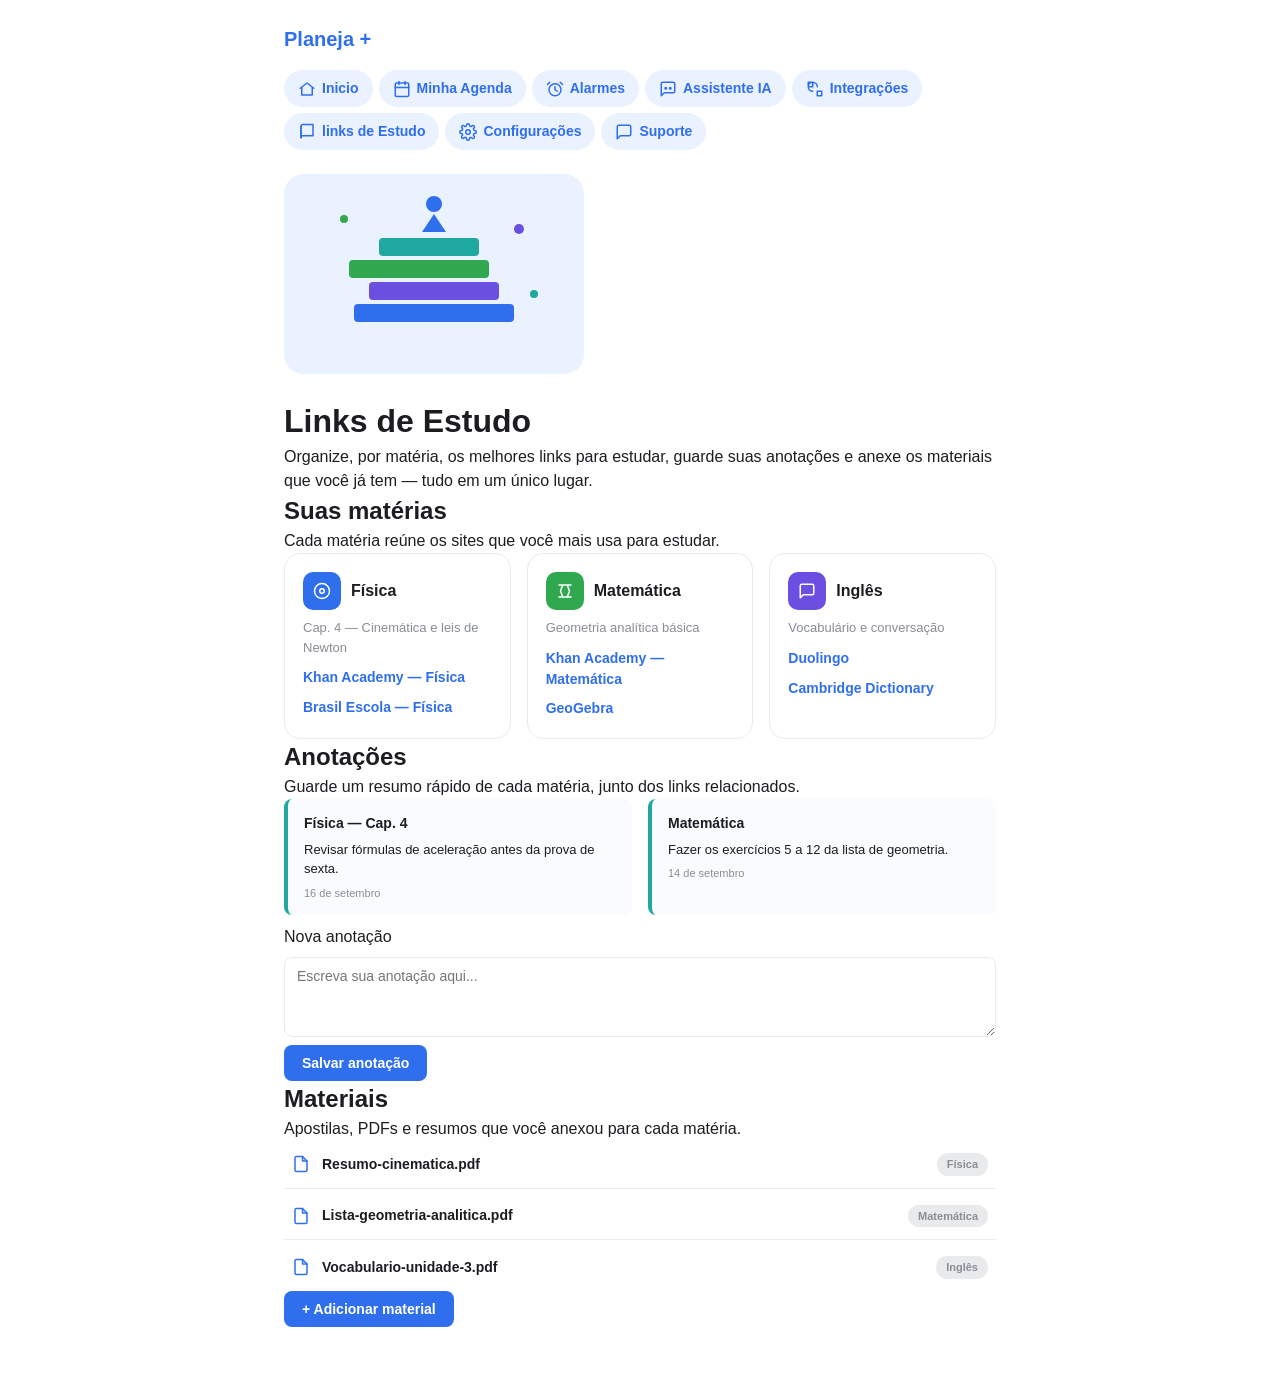
<file: Links-do-Estudo.html>
<!DOCTYPE html>
<html lang="pt-BR">
<head>
    <meta charset="UTF-8">
    <meta name="viewport" content="width=device-width, initial-scale=1.0">
    <title>Links de Estudo</title>
    <link rel="stylesheet" href="style.css">
</head>
<body>
<div class="page">

    <header class="site-header">
        <div class="brand"><h1>Planeja +</h1></div>
        <nav class="main-nav">
            <a href="Inicio.html"><svg class="icon" viewBox="0 0 24 24"><path d="M3 11l9-7 9 7"/><path d="M5 10v10h14V10"/></svg>Inicio</a>
            <a href="minha-agenda.html"><svg class="icon" viewBox="0 0 24 24"><rect x="3" y="4" width="18" height="18" rx="2"/><path d="M3 10h18M8 2v4M16 2v4"/></svg>Minha Agenda</a>
            <a href="Alarmes.html"><svg class="icon" viewBox="0 0 24 24"><circle cx="12" cy="13" r="8"/><path d="M12 9v4l3 2M5 3 2 6M22 6l-3-3"/></svg>Alarmes</a>
            <a href="conversa-ia.html"><svg class="icon" viewBox="0 0 24 24"><path d="M21 15a2 2 0 0 1-2 2H7l-4 4V5a2 2 0 0 1 2-2h14a2 2 0 0 1 2 2z"/><circle cx="9" cy="11" r="1"/><circle cx="15" cy="11" r="1"/></svg>Assistente IA</a>
            <a href="Integrações.html"><svg class="icon" viewBox="0 0 24 24"><path d="M9 3v6H3V3zM21 15v6h-6v-6zM9 15a6 6 0 1 1 6-6"/></svg>Integrações</a>
            <a href="Links-do-Estudo.html"><svg class="icon" viewBox="0 0 24 24"><path d="M4 19.5A2.5 2.5 0 0 1 6.5 17H20V2H6.5A2.5 2.5 0 0 0 4 4.5z"/><path d="M4 19.5V4.5"/></svg>links de Estudo</a>
            <a href="confugurações.html"><svg class="icon" viewBox="0 0 24 24"><circle cx="12" cy="12" r="3"/><path d="M19.4 15a1.7 1.7 0 0 0 .3 1.9l.1.1a2 2 0 1 1-2.8 2.8l-.1-.1a1.7 1.7 0 0 0-1.9-.3 1.7 1.7 0 0 0-1 1.5V21a2 2 0 1 1-4 0v-.1a1.7 1.7 0 0 0-1-1.6 1.7 1.7 0 0 0-1.9.3l-.1.1a2 2 0 1 1-2.8-2.8l.1-.1a1.7 1.7 0 0 0 .3-1.9 1.7 1.7 0 0 0-1.5-1H3a2 2 0 1 1 0-4h.1a1.7 1.7 0 0 0 1.6-1 1.7 1.7 0 0 0-.3-1.9l-.1-.1a2 2 0 1 1 2.8-2.8l.1.1a1.7 1.7 0 0 0 1.9.3H9a1.7 1.7 0 0 0 1-1.5V3a2 2 0 1 1 4 0v.1a1.7 1.7 0 0 0 1 1.5 1.7 1.7 0 0 0 1.9-.3l.1-.1a2 2 0 1 1 2.8 2.8l-.1.1a1.7 1.7 0 0 0-.3 1.9V9a1.7 1.7 0 0 0 1.5 1H21a2 2 0 1 1 0 4h-.1a1.7 1.7 0 0 0-1.5 1z"/></svg>Configurações</a>
            <a href="suporte.html"><svg class="icon" viewBox="0 0 24 24"><path d="M21 15a2 2 0 0 1-2 2H7l-4 4V5a2 2 0 0 1 2-2h14a2 2 0 0 1 2 2z"/></svg>Suporte</a>
        </nav>
    </header>

    <main>
        <img class="hero-image" src="hero-estudo.svg" alt="Ilustração de livros empilhados com um marcador de página">

        <h1>Links de Estudo</h1>
        <p>Organize, por matéria, os melhores links para estudar, guarde suas anotações e anexe os materiais que você já tem — tudo em um único lugar.</p>

        <section aria-labelledby="materias-heading">
            <h2 id="materias-heading">Suas matérias</h2>
            <p>Cada matéria reúne os sites que você mais usa para estudar.</p>

            <div class="subjects-grid">

                <article class="subject-card">
                    <div class="subject-head">
                        <span class="subject-icon fisica">
                            <svg class="icon" viewBox="0 0 24 24" stroke="#fff"><circle cx="12" cy="12" r="3"/><path d="M12 2a10 10 0 0 0 0 20M12 2a10 10 0 0 1 0 20"/></svg>
                        </span>
                        <h3>Física</h3>
                    </div>
                    <p>Cap. 4 — Cinemática e leis de Newton</p>
                    <ul>
                        <li><a href="https://www.khanacademy.org/science/physics" target="_blank" rel="noopener">Khan Academy — Física</a></li>
                        <li><a href="https://brasilescola.uol.com.br/fisica" target="_blank" rel="noopener">Brasil Escola — Física</a></li>
                    </ul>
                </article>

                <article class="subject-card">
                    <div class="subject-head">
                        <span class="subject-icon matematica">
                            <svg class="icon" viewBox="0 0 24 24" stroke="#fff"><path d="M4 4h16M4 20h16M9 4l-3 8 3 8M15 4l3 8-3 8"/></svg>
                        </span>
                        <h3>Matemática</h3>
                    </div>
                    <p>Geometria analítica básica</p>
                    <ul>
                        <li><a href="https://www.khanacademy.org/math" target="_blank" rel="noopener">Khan Academy — Matemática</a></li>
                        <li><a href="https://www.geogebra.org/" target="_blank" rel="noopener">GeoGebra</a></li>
                    </ul>
                </article>

                <article class="subject-card">
                    <div class="subject-head">
                        <span class="subject-icon ingles">
                            <svg class="icon" viewBox="0 0 24 24" stroke="#fff"><path d="M21 15a2 2 0 0 1-2 2H7l-4 4V5a2 2 0 0 1 2-2h14a2 2 0 0 1 2 2z"/></svg>
                        </span>
                        <h3>Inglês</h3>
                    </div>
                    <p>Vocabulário e conversação</p>
                    <ul>
                        <li><a href="https://www.duolingo.com/" target="_blank" rel="noopener">Duolingo</a></li>
                        <li><a href="https://dictionary.cambridge.org/" target="_blank" rel="noopener">Cambridge Dictionary</a></li>
                    </ul>
                </article>

            </div>
        </section>

        <section aria-labelledby="anotacoes-heading">
            <h2 id="anotacoes-heading">Anotações</h2>
            <p>Guarde um resumo rápido de cada matéria, junto dos links relacionados.</p>

            <div class="notes-grid">
                <article class="note-card">
                    <h3>Física — Cap. 4</h3>
                    <p>Revisar fórmulas de aceleração antes da prova de sexta.</p>
                    <time datetime="2026-09-16">16 de setembro</time>
                </article>
                <article class="note-card">
                    <h3>Matemática</h3>
                    <p>Fazer os exercícios 5 a 12 da lista de geometria.</p>
                    <time datetime="2026-09-14">14 de setembro</time>
                </article>
            </div>

            <form class="note-form">
                <label for="nova-anotacao">Nova anotação</label>
                <textarea id="nova-anotacao" placeholder="Escreva sua anotação aqui..."></textarea>
                <button type="button">Salvar anotação</button>
            </form>
        </section>

        <section aria-labelledby="materiais-heading">
            <h2 id="materiais-heading">Materiais</h2>
            <p>Apostilas, PDFs e resumos que você anexou para cada matéria.</p>

            <ul class="materials-list">
                <li>
                    <svg class="icon" viewBox="0 0 24 24"><path d="M14 2H6a2 2 0 0 0-2 2v16a2 2 0 0 0 2 2h12a2 2 0 0 0 2-2V8z"/><path d="M14 2v6h6"/></svg>
                    <a href="#">Resumo-cinematica.pdf</a>
                    <span class="tag">Física</span>
                </li>
                <li>
                    <svg class="icon" viewBox="0 0 24 24"><path d="M14 2H6a2 2 0 0 0-2 2v16a2 2 0 0 0 2 2h12a2 2 0 0 0 2-2V8z"/><path d="M14 2v6h6"/></svg>
                    <a href="#">Lista-geometria-analitica.pdf</a>
                    <span class="tag">Matemática</span>
                </li>
                <li>
                    <svg class="icon" viewBox="0 0 24 24"><path d="M14 2H6a2 2 0 0 0-2 2v16a2 2 0 0 0 2 2h12a2 2 0 0 0 2-2V8z"/><path d="M14 2v6h6"/></svg>
                    <a href="#">Vocabulario-unidade-3.pdf</a>
                    <span class="tag">Inglês</span>
                </li>
            </ul>

            <button type="button">+ Adicionar material</button>
        </section>
    </main>

</div>
</body>
</html>
</file>
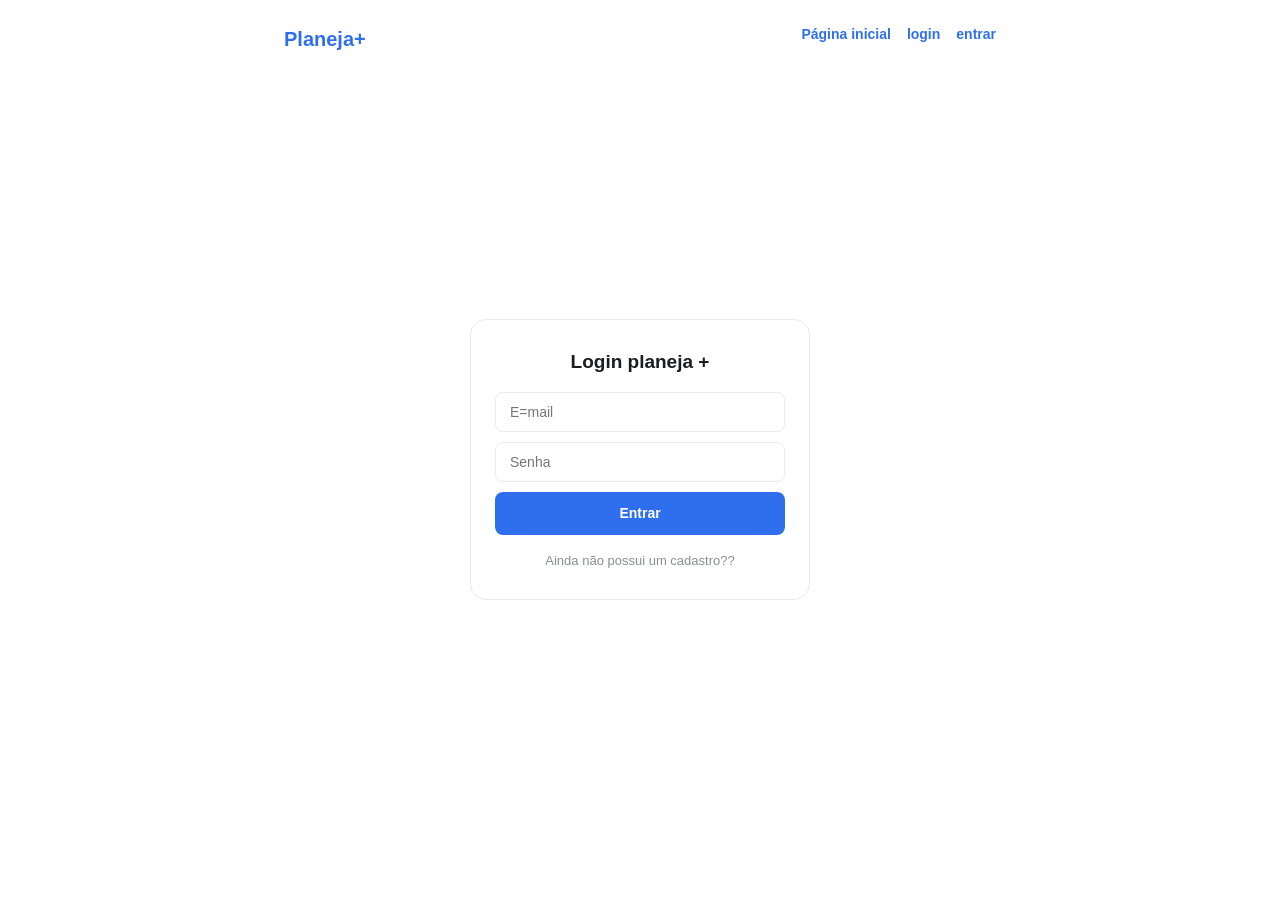
<file: login.html>
<!DOCTYPE html>
<html lang="pt-BR">
<head>
    <meta charset="UTF-8">
    <meta name="viewport" content="width=device-width, initial-scale=1.0">
    <title>Login</title>
    <link rel="stylesheet" href="style.css">
</head>
<body>
<div class="page">

     <header class="site-header">
        <div class="brand"><h1>Planeja+</h1></div>
        <nav class="top-nav">
            <a href="index.html">Página inicial</a>
            <a href="login.html">login</a>
            <a href="entrar.html">entrar</a>
        </nav>
    </header>

    <div class="auth-wrap">
        <div class="login-box">
            <h2>Login planeja +</h2>
            <form>
                <input type="email" placeholder="E=mail" required>
                <input type="password" placeholder="Senha" required>
                <a href="Inicio.html" class="botao-entrar">Entrar</a>
            </form>
            <a href="entrar.html" class="aux-link">Ainda não possui um cadastro??</a>
        </div>
    </div>

</div>
</body>
</html>
</file>
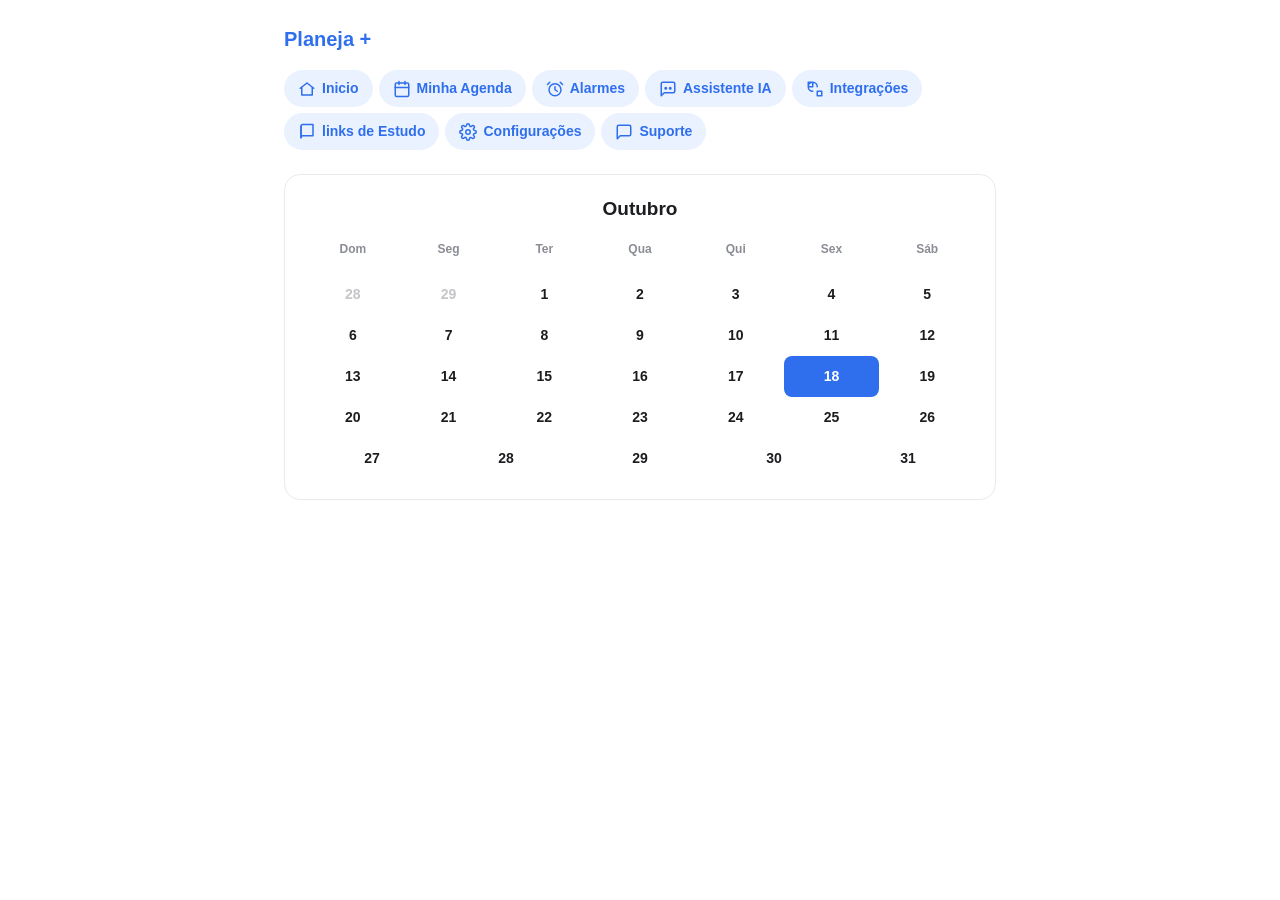
<file: minha-agenda.html>
<!DOCTYPE html>
<html lang="pt-BR">
<head>
    <meta charset="UTF-8">
    <meta name="viewport" content="width=device-width, initial-scale=1.0">
    <title>Minha Agenda</title>
    <link rel="stylesheet" href="style.css">
</head>
<body>
<div class="page">

    <header class="site-header">
        <div class="brand"><h1>Planeja +</h1></div>
        <nav class="main-nav">
            <a href="Inicio.html"><svg class="icon" viewBox="0 0 24 24"><path d="M3 11l9-7 9 7"/><path d="M5 10v10h14V10"/></svg>Inicio</a>
            <a href="minha-agenda.html"><svg class="icon" viewBox="0 0 24 24"><rect x="3" y="4" width="18" height="18" rx="2"/><path d="M3 10h18M8 2v4M16 2v4"/></svg>Minha Agenda</a>
            <a href="Alarmes.html"><svg class="icon" viewBox="0 0 24 24"><circle cx="12" cy="13" r="8"/><path d="M12 9v4l3 2M5 3 2 6M22 6l-3-3"/></svg>Alarmes</a>
            <a href="conversa-ia.html"><svg class="icon" viewBox="0 0 24 24"><path d="M21 15a2 2 0 0 1-2 2H7l-4 4V5a2 2 0 0 1 2-2h14a2 2 0 0 1 2 2z"/><circle cx="9" cy="11" r="1"/><circle cx="15" cy="11" r="1"/></svg>Assistente IA</a>
            <a href="Integrações.html"><svg class="icon" viewBox="0 0 24 24"><path d="M9 3v6H3V3zM21 15v6h-6v-6zM9 15a6 6 0 1 1 6-6"/></svg>Integrações</a>
            <a href="Links-do-Estudo.html"><svg class="icon" viewBox="0 0 24 24"><path d="M4 19.5A2.5 2.5 0 0 1 6.5 17H20V2H6.5A2.5 2.5 0 0 0 4 4.5z"/><path d="M4 19.5V4.5"/></svg>links de Estudo</a>
            <a href="confugurações.html"><svg class="icon" viewBox="0 0 24 24"><circle cx="12" cy="12" r="3"/><path d="M19.4 15a1.7 1.7 0 0 0 .3 1.9l.1.1a2 2 0 1 1-2.8 2.8l-.1-.1a1.7 1.7 0 0 0-1.9-.3 1.7 1.7 0 0 0-1 1.5V21a2 2 0 1 1-4 0v-.1a1.7 1.7 0 0 0-1-1.6 1.7 1.7 0 0 0-1.9.3l-.1.1a2 2 0 1 1-2.8-2.8l.1-.1a1.7 1.7 0 0 0 .3-1.9 1.7 1.7 0 0 0-1.5-1H3a2 2 0 1 1 0-4h.1a1.7 1.7 0 0 0 1.6-1 1.7 1.7 0 0 0-.3-1.9l-.1-.1a2 2 0 1 1 2.8-2.8l.1.1a1.7 1.7 0 0 0 1.9.3H9a1.7 1.7 0 0 0 1-1.5V3a2 2 0 1 1 4 0v.1a1.7 1.7 0 0 0 1 1.5 1.7 1.7 0 0 0 1.9-.3l.1-.1a2 2 0 1 1 2.8 2.8l-.1.1a1.7 1.7 0 0 0-.3 1.9V9a1.7 1.7 0 0 0 1.5 1H21a2 2 0 1 1 0 4h-.1a1.7 1.7 0 0 0-1.5 1z"/></svg>Configurações</a>
            <a href="suporte.html"><svg class="icon" viewBox="0 0 24 24"><path d="M21 15a2 2 0 0 1-2 2H7l-4 4V5a2 2 0 0 1 2-2h14a2 2 0 0 1 2 2z"/></svg>Suporte</a>
        </nav>
    </header>

    <div class="calendario">
        <div class="mes">Outubro</div>
        <div class="dias-semana">
            <div>Dom</div><div>Seg</div><div>Ter</div><div>Qua</div>
            <div>Qui</div><div>Sex</div><div>Sáb</div>
        </div>
        <div class="dias-grid">
            <div class="outro-mes">28</div><div class="outro-mes">29</div>
            <div>1</div><div>2</div><div>3</div><div>4</div><div>5</div>
            <div>6</div><div>7</div><div>8</div><div>9</div><div>10</div>
            <div>11</div><div>12</div><div>13</div><div>14</div><div>15</div>
            <div>16</div><div>17</div><div class="ativo">18</div><div>19</div>
            <div>20</div><div>21</div><div>22</div><div>23</div><div>24</div>
            <div>25</div><div>26</div><div>27</div><div>28</div><div>29</div>
            <div>30</div><div>31</div>
        </div>
    </div>

</div>
</body>
</html>
</file>
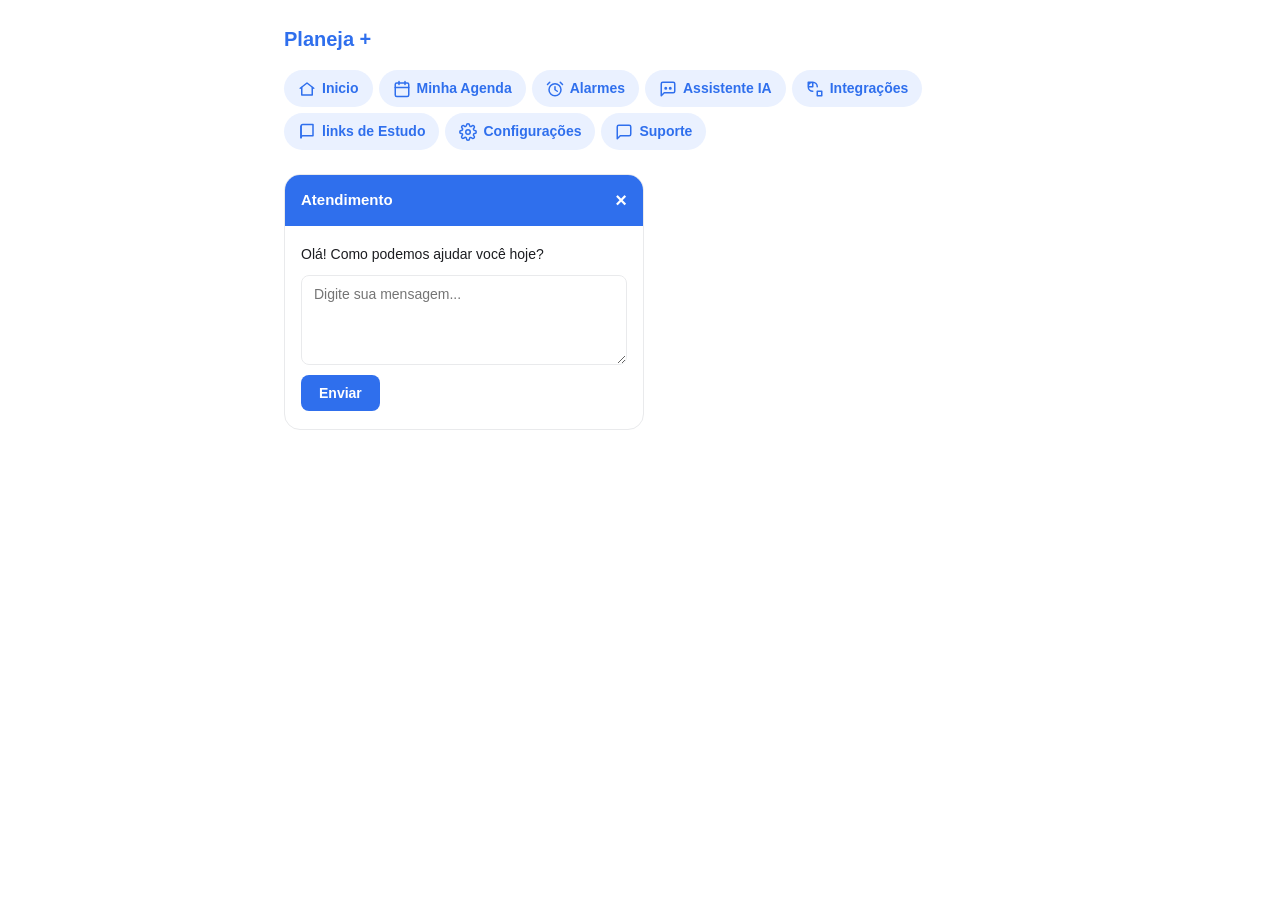
<file: suporte.html>
<!DOCTYPE html>
<html lang="pt-BR">
<head>
    <meta charset="UTF-8">
    <meta name="viewport" content="width=device-width, initial-scale=1.0">
    <title>Suporte</title>
    <link rel="stylesheet" href="style.css">
</head>
<body>
<div class="page">

    <header class="site-header">
        <div class="brand"><h1>Planeja +</h1></div>
        <nav class="main-nav">
            <a href="Inicio.html"><svg class="icon" viewBox="0 0 24 24"><path d="M3 11l9-7 9 7"/><path d="M5 10v10h14V10"/></svg>Inicio</a>
            <a href="minha-agenda.html"><svg class="icon" viewBox="0 0 24 24"><rect x="3" y="4" width="18" height="18" rx="2"/><path d="M3 10h18M8 2v4M16 2v4"/></svg>Minha Agenda</a>
            <a href="Alarmes.html"><svg class="icon" viewBox="0 0 24 24"><circle cx="12" cy="13" r="8"/><path d="M12 9v4l3 2M5 3 2 6M22 6l-3-3"/></svg>Alarmes</a>
            <a href="conversa-ia.html"><svg class="icon" viewBox="0 0 24 24"><path d="M21 15a2 2 0 0 1-2 2H7l-4 4V5a2 2 0 0 1 2-2h14a2 2 0 0 1 2 2z"/><circle cx="9" cy="11" r="1"/><circle cx="15" cy="11" r="1"/></svg>Assistente IA</a>
            <a href="Integrações.html"><svg class="icon" viewBox="0 0 24 24"><path d="M9 3v6H3V3zM21 15v6h-6v-6zM9 15a6 6 0 1 1 6-6"/></svg>Integrações</a>
            <a href="Links-do-Estudo.html"><svg class="icon" viewBox="0 0 24 24"><path d="M4 19.5A2.5 2.5 0 0 1 6.5 17H20V2H6.5A2.5 2.5 0 0 0 4 4.5z"/><path d="M4 19.5V4.5"/></svg>links de Estudo</a>
            <a href="confugurações.html"><svg class="icon" viewBox="0 0 24 24"><circle cx="12" cy="12" r="3"/><path d="M19.4 15a1.7 1.7 0 0 0 .3 1.9l.1.1a2 2 0 1 1-2.8 2.8l-.1-.1a1.7 1.7 0 0 0-1.9-.3 1.7 1.7 0 0 0-1 1.5V21a2 2 0 1 1-4 0v-.1a1.7 1.7 0 0 0-1-1.6 1.7 1.7 0 0 0-1.9.3l-.1.1a2 2 0 1 1-2.8-2.8l.1-.1a1.7 1.7 0 0 0 .3-1.9 1.7 1.7 0 0 0-1.5-1H3a2 2 0 1 1 0-4h.1a1.7 1.7 0 0 0 1.6-1 1.7 1.7 0 0 0-.3-1.9l-.1-.1a2 2 0 1 1 2.8-2.8l.1.1a1.7 1.7 0 0 0 1.9.3H9a1.7 1.7 0 0 0 1-1.5V3a2 2 0 1 1 4 0v.1a1.7 1.7 0 0 0 1 1.5 1.7 1.7 0 0 0 1.9-.3l.1-.1a2 2 0 1 1 2.8 2.8l-.1.1a1.7 1.7 0 0 0-.3 1.9V9a1.7 1.7 0 0 0 1.5 1H21a2 2 0 1 1 0 4h-.1a1.7 1.7 0 0 0-1.5 1z"/></svg>Configurações</a>
            <a href="suporte.html"><svg class="icon" viewBox="0 0 24 24"><path d="M21 15a2 2 0 0 1-2 2H7l-4 4V5a2 2 0 0 1 2-2h14a2 2 0 0 1 2 2z"/></svg>Suporte</a>
        </nav>
    </header>

    <div class="suporte-janela" id="janelaSuporte">
        <div class="suporte-header">
            <h3>Atendimento</h3>
            <button class="suporte-fechar" onclick="toggleSuporte()">×</button>
        </div>
        <div class="suporte-corpo">
            <p>Olá! Como podemos ajudar você hoje?</p>
            <textarea placeholder="Digite sua mensagem..."></textarea>
            <button class="enviar-btn">Enviar</button>
        </div>
    </div>

</div>
</body>
</html>
</file>
<file: style.css>
:root{
  --bg:#ffffff;
  --ink:#1c1d21;
  --muted:#8a8d94;
  --line:#e9eaec;

  --blue:#2f6fed;
  --blue-light:#eaf1ff;
  --green:#2fa84f;
  --green-light:#e6f7ea;
  --purple:#6a4fe0;
  --purple-light:#f0ecfb;
  --teal:#1fa8a0;

  --font: -apple-system, BlinkMacSystemFont, "Segoe UI", Roboto, Helvetica, Arial, sans-serif;

  --radius-sm:8px;
  --radius-md:12px;
  --radius-lg:16px;
  --radius-pill:20px;

  --gap-xs:6px;
  --gap-sm:10px;
  --gap-md:16px;
  --gap-lg:24px;

  --transition: .15s ease;
}

*{box-sizing:border-box;}

body{
  margin:0;
  min-height:100vh;
  display:flex;
  flex-direction:column;
  background:var(--bg);
  color:var(--ink);
  font-family:var(--font);
  -webkit-font-smoothing:antialiased;
  line-height:1.5;
}

h1,h2,h3,h4,p{margin:0;}

a{color:inherit;}

.page{
  width:100%;
  max-width:760px;
  margin-inline:auto;
  padding:24px 24px 60px;
  flex:1;
  display:flex;
  flex-direction:column;
}
.site-header{
  display:flex;
  flex-wrap:wrap;
  justify-content:space-between;
  align-items:flex-start;
  gap:var(--gap-md);
  margin-bottom:var(--gap-lg);
}

.brand h1{
  font-size:20px;
  font-weight:800;
  color:var(--blue);
}

.brand p{
  font-size:13px;
  color:var(--muted);
  margin-top:2px;
}
.main-nav{
  display:flex;
  flex-wrap:wrap;
  gap:var(--gap-xs);
}

.main-nav a{
  display:inline-flex;
  align-items:center;
  padding:8px 14px;
  border-radius:var(--radius-pill);
  background:var(--blue-light);
  color:var(--blue);
  font-weight:600;
  font-size:14px;
  text-decoration:none;
  transition:background var(--transition), color var(--transition);
}

.main-nav a:hover{
  background:var(--blue);
  color:#fff;
}

.top-nav{
  display:flex;
  flex-wrap:wrap;
  align-items:center;
  gap:var(--gap-md);
}

.top-nav a{
  font-size:14px;
  font-weight:600;
  color:var(--blue);
  text-decoration:none;
  transition:color var(--transition);
}

.top-nav a:hover{
  text-decoration:underline;
}

.hero{
  display:flex;
  flex-direction:column;
  gap:var(--gap-sm);
  margin-bottom:var(--gap-lg);
}

.hero h1,
.hero .tagline{
  font-size:32px;
  font-weight:800;
  letter-spacing:-0.02em;
}

.brand-mark{
  font-size:20px;
  font-weight:800;
  color:var(--blue);
}

.hero p{
  font-size:16px;
  color:var(--muted);
  max-width:60ch;
}

.section{
  display:flex;
  flex-direction:column;
  gap:var(--gap-sm);
  padding-top:var(--gap-lg);
  margin-top:var(--gap-lg);
  border-top:1px solid var(--line);
}

.section h2{
  font-size:22px;
  font-weight:800;
}

.section h3{
  font-size:16px;
  font-weight:700;
  margin-top:var(--gap-sm);
}

.section p{
  font-size:15px;
  color:var(--ink);
  max-width:68ch;
}

.section ol,
.section ul{
  display:flex;
  flex-direction:column;
  gap:8px;
  padding-left:22px;
  max-width:68ch;
}
.section li{font-size:15px;color:var(--ink);}

.resources-list{
  list-style:none;
  padding:0;
  display:flex;
  flex-direction:column;
  gap:4px;
}
.resources-list li{
  display:flex;
  align-items:center;
  gap:10px;
  padding:10px 8px;
  border-bottom:1px solid var(--line);
}
.resources-list li:last-child{border-bottom:none;}
.resources-list .icon{color:var(--blue);}
.resources-list a{font-size:15px;font-weight:600;color:var(--blue);text-decoration:none;}
.resources-list a:hover{text-decoration:underline;}
.resources-list span{font-size:13px;color:var(--muted);}

.site-footer{
  display:flex;
  flex-wrap:wrap;
  justify-content:space-between;
  align-items:center;
  gap:var(--gap-sm);
  margin-top:var(--gap-lg);
  padding-top:var(--gap-md);
  border-top:1px solid var(--line);
  font-size:13px;
  color:var(--muted);
}
.site-footer a{color:var(--blue);font-weight:600;text-decoration:none;}
.site-footer a:hover{text-decoration:underline;}

.auth-wrap{
  flex:1;
  display:flex;
  align-items:center;
  justify-content:center;
  padding:var(--gap-lg) 0;
}

.login-box{
  width:100%;
  max-width:340px;
  display:flex;
  flex-direction:column;
  gap:var(--gap-md);
  border:1px solid var(--line);
  border-radius:var(--radius-lg);
  padding:28px 24px;
  text-align:center;
}

.login-box h2{
  font-size:19px;
  font-weight:800;
}

.login-box form{
  display:flex;
  flex-direction:column;
  gap:var(--gap-sm);
}

.login-box input{
  border:1px solid var(--line);
  border-radius:var(--radius-sm);
  padding:11px 14px;
  font-size:14px;
  font-family:inherit;
  transition:border-color var(--transition);
}
.login-box input:hover{border-color:var(--blue);}
.login-box input:focus{outline:2px solid var(--blue);outline-offset:1px;}

.botao-entrar{
  display:flex;
  align-items:center;
  justify-content:center;
  background:var(--blue);
  color:#fff;
  border:none;
  border-radius:var(--radius-sm);
  padding:11px 14px;
  font-size:14px;
  font-weight:700;
  text-decoration:none;
  cursor:pointer;
  transition:opacity var(--transition);
}
.botao-entrar:hover{opacity:.88;}

.login-box .aux-link{
  font-size:13px;
  color:var(--muted);
  text-decoration:none;
  transition:color var(--transition);
}
.login-box .aux-link:hover{color:var(--blue);}

.greeting{
  display:flex;
  flex-direction:column;
  gap:2px;
  margin-bottom:var(--gap-md);
}

.greeting h1{
  font-size:26px;
  font-weight:800;
  letter-spacing:-0.02em;
}

.greeting p{
  font-size:14px;
  color:var(--muted);
}

.quick-actions{
  display:flex;
  flex-wrap:wrap;
  gap:var(--gap-sm);
  margin-bottom:var(--gap-lg);
}

.fechar-btn{
  display:flex;
  align-items:center;
  border:none;
  background:var(--blue-light);
  color:var(--blue);
  font-weight:700;
  font-size:14px;
  padding:10px 16px;
  border-radius:var(--radius-sm);
  cursor:pointer;
  transition:background var(--transition), color var(--transition);
}
.fechar-btn a{color:inherit;text-decoration:none;}
.fechar-btn:hover{background:var(--blue);color:#fff;}
.quick-actions .fechar-btn:nth-child(2){background:var(--green-light);color:var(--green);}
.quick-actions .fechar-btn:nth-child(2):hover{background:var(--green);color:#fff;}
.quick-actions .fechar-btn:nth-child(3){background:var(--purple-light);color:var(--purple);}
.quick-actions .fechar-btn:nth-child(3):hover{background:var(--purple);color:#fff;}

.app{
  display:flex;
  flex-direction:column;
  margin-bottom:var(--gap-lg);
}

.header{
  display:flex;
  flex-wrap:wrap;
  justify-content:space-between;
  align-items:baseline;
  gap:var(--gap-sm);
  margin-bottom:var(--gap-md);
}

.header h1{
  font-size:22px;
  font-weight:800;
  letter-spacing:-0.02em;
}

.view-toggle{
  display:flex;
  align-items:center;
  gap:var(--gap-md);
  font-size:14px;
  font-weight:600;
}
.view-toggle .hoje{color:var(--muted);cursor:pointer;transition:color var(--transition);}
.view-toggle .hoje:hover{color:var(--ink);}
.view-toggle .semana{color:var(--blue);cursor:pointer;}

.week-strip{
  display:flex;
  flex-wrap:wrap;
  gap:4px;
  border-bottom:1px solid var(--line);
  padding-bottom:var(--gap-md);
  margin-bottom:var(--gap-xs);
}

.day{
  flex:1 1 12%;
  min-width:40px;
  text-align:center;
  padding:6px 4px;
  border-radius:var(--radius-sm);
  cursor:pointer;
  transition:background var(--transition);
}
.day:hover{background:var(--blue-light);}

.day .dow{display:block;font-size:12px;font-weight:600;color:var(--muted);margin-bottom:4px;}
.day .num{display:block;font-size:20px;font-weight:700;}

.day.today{background:var(--blue-light);}
.day.today .dow,.day.today .num{color:var(--blue);}

.agenda{
  display:flex;
  flex-direction:column;
}

.event{
  display:flex;
  align-items:stretch;
  gap:var(--gap-md);
  padding:22px 0;
  border-bottom:1px solid var(--line);
  transition:background var(--transition);
}
.event:hover{background:#fafbff;}
.event:last-child{border-bottom:none;}

.event .time{
  flex:0 0 56px;
  font-size:15px;
  font-weight:700;
  padding-top:1px;
}

.event .bar{
  flex:0 0 4px;
  border-radius:3px;
}
.event.trabalho .bar{background:var(--blue);}
.event.estudo .bar{background:var(--green);}
.event.pessoal .bar{background:var(--purple);}

.event .content{
  flex:1;
  display:flex;
  flex-direction:column;
  gap:4px;
}
.event .title{font-size:16px;font-weight:700;}
.event .desc{font-size:14px;color:var(--muted);}
.event .tag{font-size:12px;font-weight:700;margin-top:4px;}
.event.trabalho .tag{color:var(--blue);}
.event.estudo .tag{color:var(--green);}
.event.pessoal .tag{color:var(--purple);}

.today-section h3{
  font-size:20px;
  font-weight:800;
  margin-bottom:2px;
}

.task-list{
  display:flex;
  flex-direction:column;
}

.task{
  display:flex;
  align-items:center;
  gap:var(--gap-md);
  padding:12px 8px;
  border-bottom:1px solid var(--line);
  border-radius:var(--radius-sm);
  transition:background var(--transition);
}
.task:hover{background:#fafbff;}

.checkbox-unchecked{
  flex:0 0 22px;
  width:22px;
  height:22px;
  border-radius:7px;
  border:2px solid var(--line);
}

.task .title{font-size:15px;font-weight:600;}

.highlight-box{
  display:flex;
  flex-direction:column;
  gap:2px;
  margin-top:var(--gap-lg);
}
.highlight-box h4{
  font-size:13px;
  font-weight:700;
  letter-spacing:0.02em;
  color:var(--teal);
}
.highlight-box p{font-size:14px;color:var(--ink);}

.calendario{
  display:flex;
  flex-direction:column;
  gap:var(--gap-sm);
  border:1px solid var(--line);
  border-radius:var(--radius-lg);
  padding:20px;
}

.mes{
  font-size:19px;
  font-weight:800;
  text-align:center;
}

.dias-semana{
  display:flex;
  flex-wrap:wrap;
}
.dias-semana div{
  flex:1 1 14.28%;
  text-align:center;
  font-size:12px;
  font-weight:700;
  color:var(--muted);
  padding:6px 0;
}

.dias-grid{
  display:flex;
  flex-wrap:wrap;
}
.dias-grid div{
  flex:1 1 14.28%;
  text-align:center;
  font-size:14px;
  font-weight:600;
  padding:10px 0;
  border-radius:var(--radius-sm);
  cursor:pointer;
  transition:background var(--transition), color var(--transition);
}
.dias-grid div:hover{background:var(--blue-light);}

.dias-grid .outro-mes{color:var(--muted);opacity:.5;}

.dias-grid .ativo{
  background:var(--blue);
  color:#fff;
  font-weight:800;
}
.dias-grid .ativo:hover{background:var(--blue);}


.alarm-container,
#stopwatch{
  display:flex;
  flex-direction:column;
  align-items:center;
  gap:var(--gap-md);
  border:1px solid var(--line);
  border-radius:var(--radius-lg);
  padding:24px;
  text-align:center;
  margin-bottom:var(--gap-lg);
}

.alarm-container h1,
#stopwatch h1{
  font-size:20px;
  font-weight:800;
}

#clock{
  font-size:34px;
  font-weight:800;
  font-variant-numeric:tabular-nums;
  letter-spacing:0.02em;
}

.controls{
  display:flex;
  flex-wrap:wrap;
  justify-content:center;
  align-items:center;
  gap:var(--gap-sm);
}

.controls input[type="time"]{
  border:1px solid var(--line);
  border-radius:var(--radius-sm);
  padding:9px 12px;
  font-size:14px;
  font-family:inherit;
  transition:border-color var(--transition);
}
.controls input[type="time"]:hover{border-color:var(--blue);}

button{
  background:var(--blue);
  color:#fff;
  border:none;
  border-radius:var(--radius-sm);
  padding:10px 18px;
  font-size:14px;
  font-weight:700;
  cursor:pointer;
  transition:opacity var(--transition);
  font-family:inherit;
}
button:hover{opacity:.88;}

#timer{
  font-size:30px;
  font-weight:800;
  font-variant-numeric:tabular-nums;
}

#actions{
  display:flex;
  justify-content:center;
  gap:var(--gap-sm);
}

#actions button{
  width:46px;
  height:46px;
  border-radius:50%;
  padding:0;
  display:flex;
  align-items:center;
  justify-content:center;
}
#actions button#power{background:var(--green);}

#marks-list{
  font-size:13px;
  color:var(--muted);
}

.config-container{
  display:flex;
  flex-wrap:wrap;
  border:1px solid var(--line);
  border-radius:var(--radius-lg);
  overflow:hidden;
}

.config-sidebar{
  flex:0 0 180px;
  display:flex;
  flex-direction:column;
  gap:4px;
  background:#fafafa;
  padding:20px 16px;
  border-right:1px solid var(--line);
}

.config-sidebar h2{
  font-size:16px;
  font-weight:800;
  margin-bottom:10px;
}

.tab-btn{
  display:flex;
  align-items:center;
  width:100%;
  text-align:left;
  background:none;
  border:none;
  padding:10px 12px;
  border-radius:var(--radius-sm);
  font-size:14px;
  font-weight:600;
  color:var(--muted);
  cursor:pointer;
  transition:background var(--transition), color var(--transition);
}
.tab-btn:hover{background:var(--line);}
.tab-btn.active{background:var(--blue-light);color:var(--blue);}

.config-content{
  flex:1 1 300px;
  display:flex;
  flex-direction:column;
  padding:24px;
}

.config-content h3{
  font-size:18px;
  font-weight:800;
  margin-bottom:var(--gap-md);
}

.tab-content{display:none;flex-direction:column;gap:var(--gap-md);}
.tab-content.active{display:flex;}

.control-group{
  display:flex;
  flex-direction:column;
  gap:8px;
}

.control-group label{
  font-size:14px;
  font-weight:600;
}

.control-group input[type="range"]{
  width:100%;
  accent-color:var(--blue);
}

.control-group input[type="checkbox"]{
  width:18px;
  height:18px;
  accent-color:var(--blue);
}

.suporte-janela{
  display:flex;
  flex-direction:column;
  width:100%;
  max-width:360px;
  border:1px solid var(--line);
  border-radius:var(--radius-lg);
  overflow:hidden;
}

.suporte-header{
  display:flex;
  align-items:center;
  justify-content:space-between;
  background:var(--blue);
  color:#fff;
  padding:14px 16px;
}
.suporte-header h3{font-size:15px;font-weight:700;}

.suporte-fechar{
  display:flex;
  align-items:center;
  justify-content:center;
  background:none;
  border:none;
  color:#fff;
  font-size:20px;
  line-height:1;
  cursor:pointer;
  padding:0;
  transition:opacity var(--transition);
}
.suporte-fechar:hover{opacity:.7;}

.suporte-corpo{
  display:flex;
  flex-direction:column;
  gap:var(--gap-sm);
  padding:18px 16px;
}
.suporte-corpo p{font-size:14px;color:var(--ink);}

.suporte-corpo textarea{
  min-height:90px;
  border:1px solid var(--line);
  border-radius:var(--radius-sm);
  padding:10px 12px;
  font-family:inherit;
  font-size:14px;
  resize:vertical;
  transition:border-color var(--transition);
}
.suporte-corpo textarea:hover{border-color:var(--blue);}

.enviar-btn{
  align-self:flex-start;
}

.placeholder{
  flex:1;
  display:flex;
  align-items:center;
  justify-content:center;
  text-align:center;
  margin-top:var(--gap-lg);
  padding:40px 20px;
  border:1px dashed var(--line);
  border-radius:var(--radius-lg);
  color:var(--muted);
  font-size:14px;
  font-weight:600;
}

@media (max-width:640px){
  .page{padding:18px 16px 48px;}

  .config-container{flex-direction:column;}
  .config-sidebar{
    flex:none;
    width:100%;
    flex-direction:row;
    flex-wrap:wrap;
    border-right:none;
    border-bottom:1px solid var(--line);
  }

  .event{gap:var(--gap-sm);}
  .event .time{flex-basis:44px;font-size:13px;}

  .day .num{font-size:17px;}

  .hero h1{font-size:26px;}
}

@media (max-width:420px){
  .dias-semana div,
  .dias-grid div{flex-basis:100%;max-width:14.28%;}
  .day{flex-basis:23%;}
}

.icon{
  flex:none;
  width:18px;
  height:18px;
  fill:none;
  stroke:currentColor;
  stroke-width:2;
  stroke-linecap:round;
  stroke-linejoin:round;
}

.avatar{
  flex:none;
  width:44px;
  height:44px;
  border-radius:50%;
  object-fit:cover;
}

.brand-row{
  display:flex;
  align-items:center;
  gap:var(--gap-sm);
}

.main-nav a{
  gap:6px;
}

.quick-actions .fechar-btn{
  gap:8px;
}

.hero-image{
  width:100%;
  max-width:300px;
  border-radius:var(--radius-lg);
  align-self:center;
  margin-bottom:var(--gap-md);
}

.subjects-grid{
  display:flex;
  flex-wrap:wrap;
  gap:var(--gap-md);
}

.subject-card{
  flex:1 1 220px;
  display:flex;
  flex-direction:column;
  gap:8px;
  border:1px solid var(--line);
  border-radius:var(--radius-lg);
  padding:18px;
  transition:box-shadow var(--transition), transform var(--transition);
}
.subject-card:hover{box-shadow:0 6px 18px rgba(47,111,237,.12);transform:translateY(-2px);}

.subject-card .subject-head{
  display:flex;
  align-items:center;
  gap:10px;
}

.subject-icon{
  flex:none;
  width:38px;
  height:38px;
  border-radius:10px;
  display:flex;
  align-items:center;
  justify-content:center;
  color:#fff;
}
.subject-icon.fisica{background:var(--blue);}
.subject-icon.matematica{background:var(--green);}
.subject-icon.ingles{background:var(--purple);}

.subject-card h3{font-size:16px;font-weight:800;}
.subject-card p{font-size:13px;color:var(--muted);}

.subject-card ul{
  list-style:none;
  margin:0;
  padding:0;
  display:flex;
  flex-direction:column;
  gap:6px;
}
.subject-card ul a{
  display:inline-flex;
  align-items:center;
  gap:6px;
  font-size:14px;
  font-weight:600;
  color:var(--blue);
  text-decoration:none;
}
.subject-card ul a:hover{text-decoration:underline;}

.notes-grid{
  display:flex;
  flex-wrap:wrap;
  gap:var(--gap-md);
}

.note-card{
  flex:1 1 200px;
  display:flex;
  flex-direction:column;
  gap:6px;
  border-left:4px solid var(--teal);
  background:#fafbff;
  border-radius:var(--radius-sm);
  padding:14px 16px;
}
.note-card h3{font-size:14px;font-weight:700;}
.note-card p{font-size:13px;color:var(--ink);}
.note-card time{font-size:11px;color:var(--muted);}

.note-form{
  display:flex;
  flex-direction:column;
  gap:8px;
  margin-top:var(--gap-sm);
}
.note-form textarea{
  min-height:80px;
  border:1px solid var(--line);
  border-radius:var(--radius-sm);
  padding:10px 12px;
  font-family:inherit;
  font-size:14px;
  resize:vertical;
}
.note-form button{align-self:flex-start;}

.materials-list{
  list-style:none;
  margin:0;
  padding:0;
  display:flex;
  flex-direction:column;
  gap:4px;
}
.materials-list li{
  display:flex;
  align-items:center;
  gap:12px;
  padding:12px 8px;
  border-bottom:1px solid var(--line);
  transition:background var(--transition);
}
.materials-list li:hover{background:#fafbff;}
.materials-list li:last-child{border-bottom:none;}
.materials-list .icon{color:var(--blue);}
.materials-list a{font-size:14px;font-weight:600;color:var(--ink);text-decoration:none;}
.materials-list a:hover{color:var(--blue);}
.materials-list .tag{
  margin-left:auto;
  font-size:11px;
  font-weight:700;
  color:var(--muted);
  background:var(--line);
  padding:3px 10px;
  border-radius:var(--radius-pill);
}
.integrations-grid{
  display:flex;
  flex-wrap:wrap;
  gap:var(--gap-md);
}

.integration-card{
  flex:1 1 220px;
  display:flex;
  flex-direction:column;
  gap:10px;
  border:1px solid var(--line);
  border-radius:var(--radius-lg);
  padding:18px;
  transition:box-shadow var(--transition), transform var(--transition);
}
.integration-card:hover{box-shadow:0 6px 18px rgba(47,111,237,.12);transform:translateY(-2px);}

.integration-icon{
  width:42px;
  height:42px;
  border-radius:12px;
  display:flex;
  align-items:center;
  justify-content:center;
  color:#fff;
}
.integration-icon.agenda{background:var(--blue);}
.integration-icon.mensagens{background:var(--green);}
.integration-icon.arquivos{background:var(--purple);}
.integration-icon.musica{background:var(--teal);}

.integration-card h3{font-size:16px;font-weight:800;}
.integration-card p{font-size:13px;color:var(--muted);}

.integration-card .conectar-btn{
  align-self:flex-start;
  background:var(--blue-light);
  color:var(--blue);
  border:none;
  border-radius:var(--radius-pill);
  padding:8px 16px;
  font-size:13px;
  font-weight:700;
  cursor:pointer;
  transition:background var(--transition), color var(--transition);
}
.integration-card .conectar-btn:hover{background:var(--blue);color:#fff;}

.benefits-list{
  display:flex;
  flex-direction:column;
  gap:8px;
  padding-left:20px;
}
.benefits-list li{font-size:14px;color:var(--ink);}

.chat-app{
  flex:1;
  display:flex;
  flex-direction:column;
  border:1px solid var(--line);
  border-radius:var(--radius-lg);
  overflow:hidden;
  min-height:520px;
}

.chat-topbar{
  display:flex;
  align-items:center;
  gap:10px;
  padding:14px 18px;
  border-bottom:1px solid var(--line);
  background:#fafbff;
}
.chat-topbar h2{font-size:15px;font-weight:700;}

.chat-avatar{
  flex:none;
  width:30px;
  height:30px;
  border-radius:50%;
  background:var(--blue);
  color:#fff;
  display:flex;
  align-items:center;
  justify-content:center;
}

.chat-messages{
  flex:1;
  display:flex;
  flex-direction:column;
  gap:var(--gap-md);
  padding:20px;
  overflow-y:auto;
}

.chat-msg{
  display:flex;
  gap:10px;
  max-width:80%;
}

.chat-msg .chat-avatar{width:26px;height:26px;}

.chat-msg .bubble{
  background:#f3f4f6;
  color:var(--ink);
  padding:10px 14px;
  border-radius:14px;
  font-size:14px;
  line-height:1.5;
}

.chat-msg.assistant{align-self:flex-start;}

.chat-msg.user{
  align-self:flex-end;
  flex-direction:row-reverse;
}
.chat-msg.user .bubble{
  background:var(--blue);
  color:#fff;
}

.chat-inputbar{
  display:flex;
  align-items:center;
  gap:10px;
  padding:14px 18px;
  border-top:1px solid var(--line);
}

.chat-inputbar input{
  flex:1;
  border:1px solid var(--line);
  border-radius:var(--radius-pill);
  padding:10px 16px;
  font-size:14px;
  font-family:inherit;
}

.chat-inputbar button{
  flex:none;
  width:40px;
  height:40px;
  border-radius:50%;
  padding:0;
  display:flex;
  align-items:center;
  justify-content:center;
}
</file>
